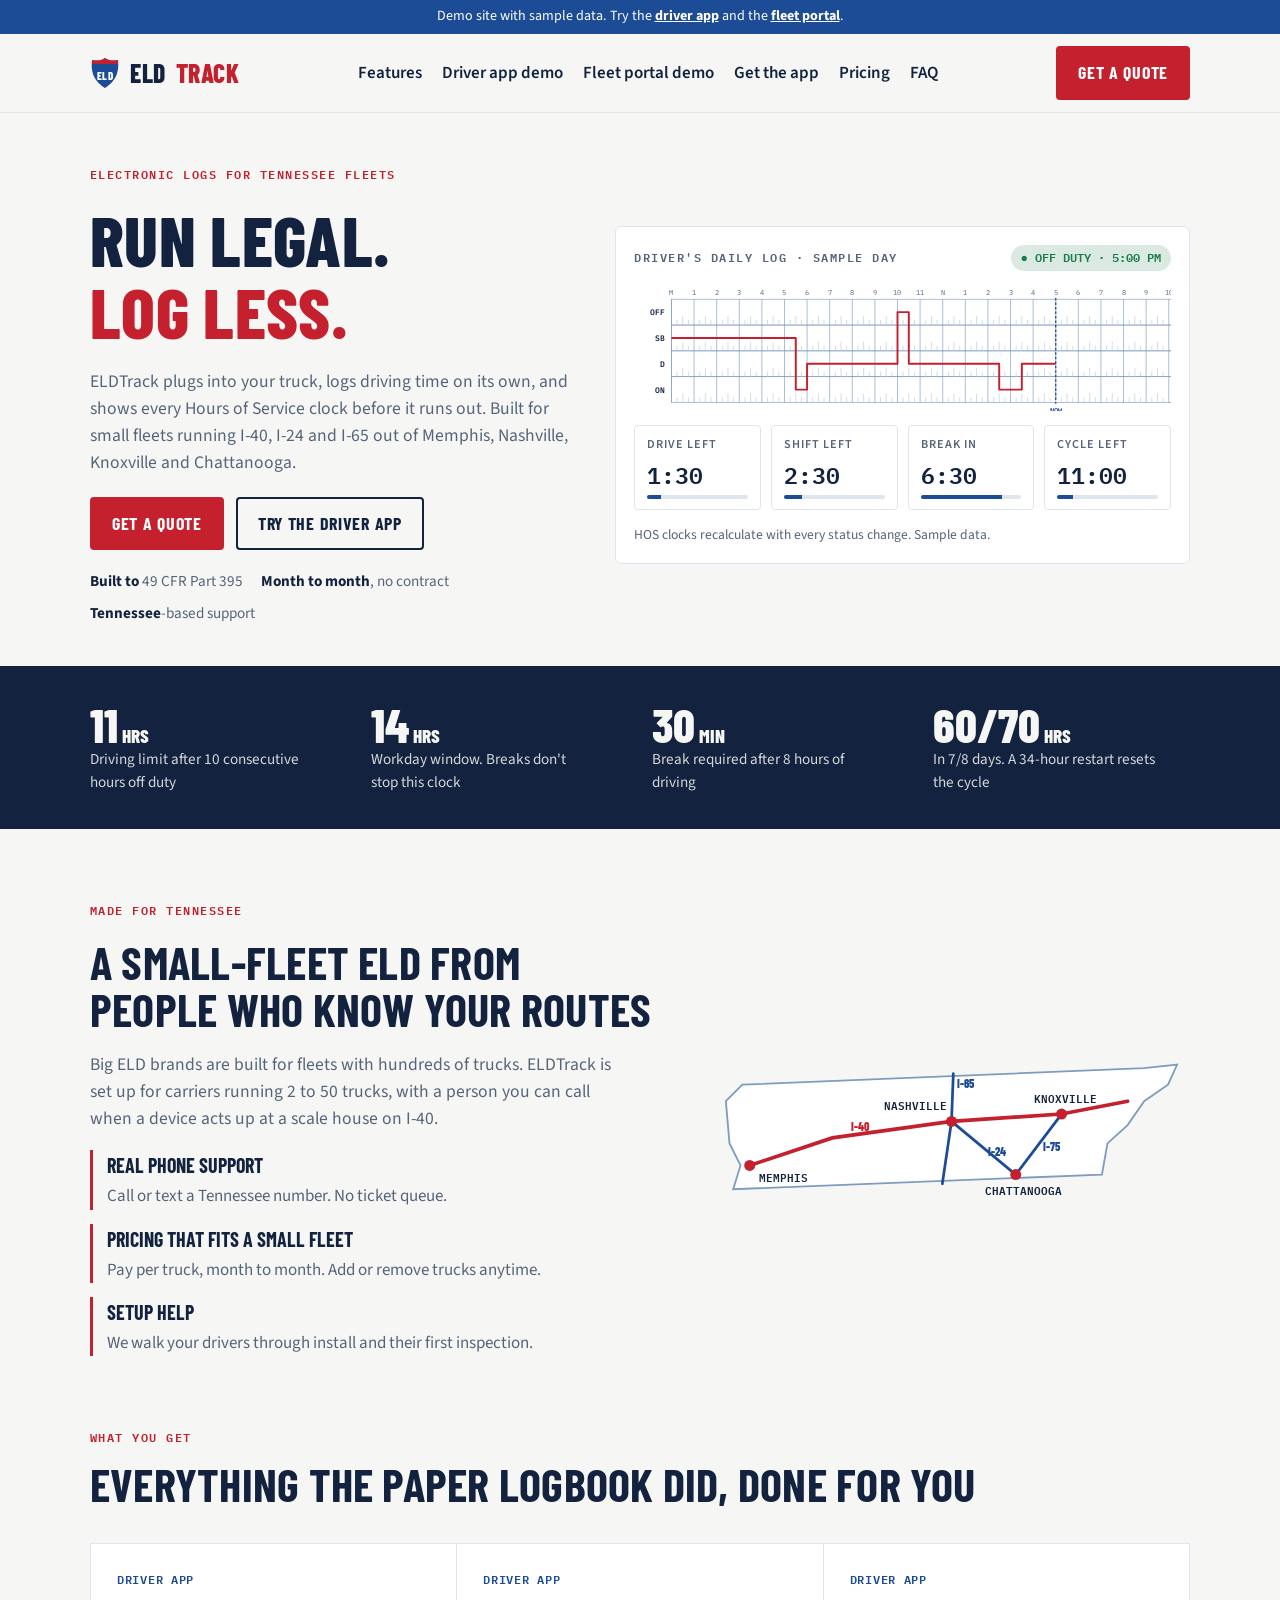
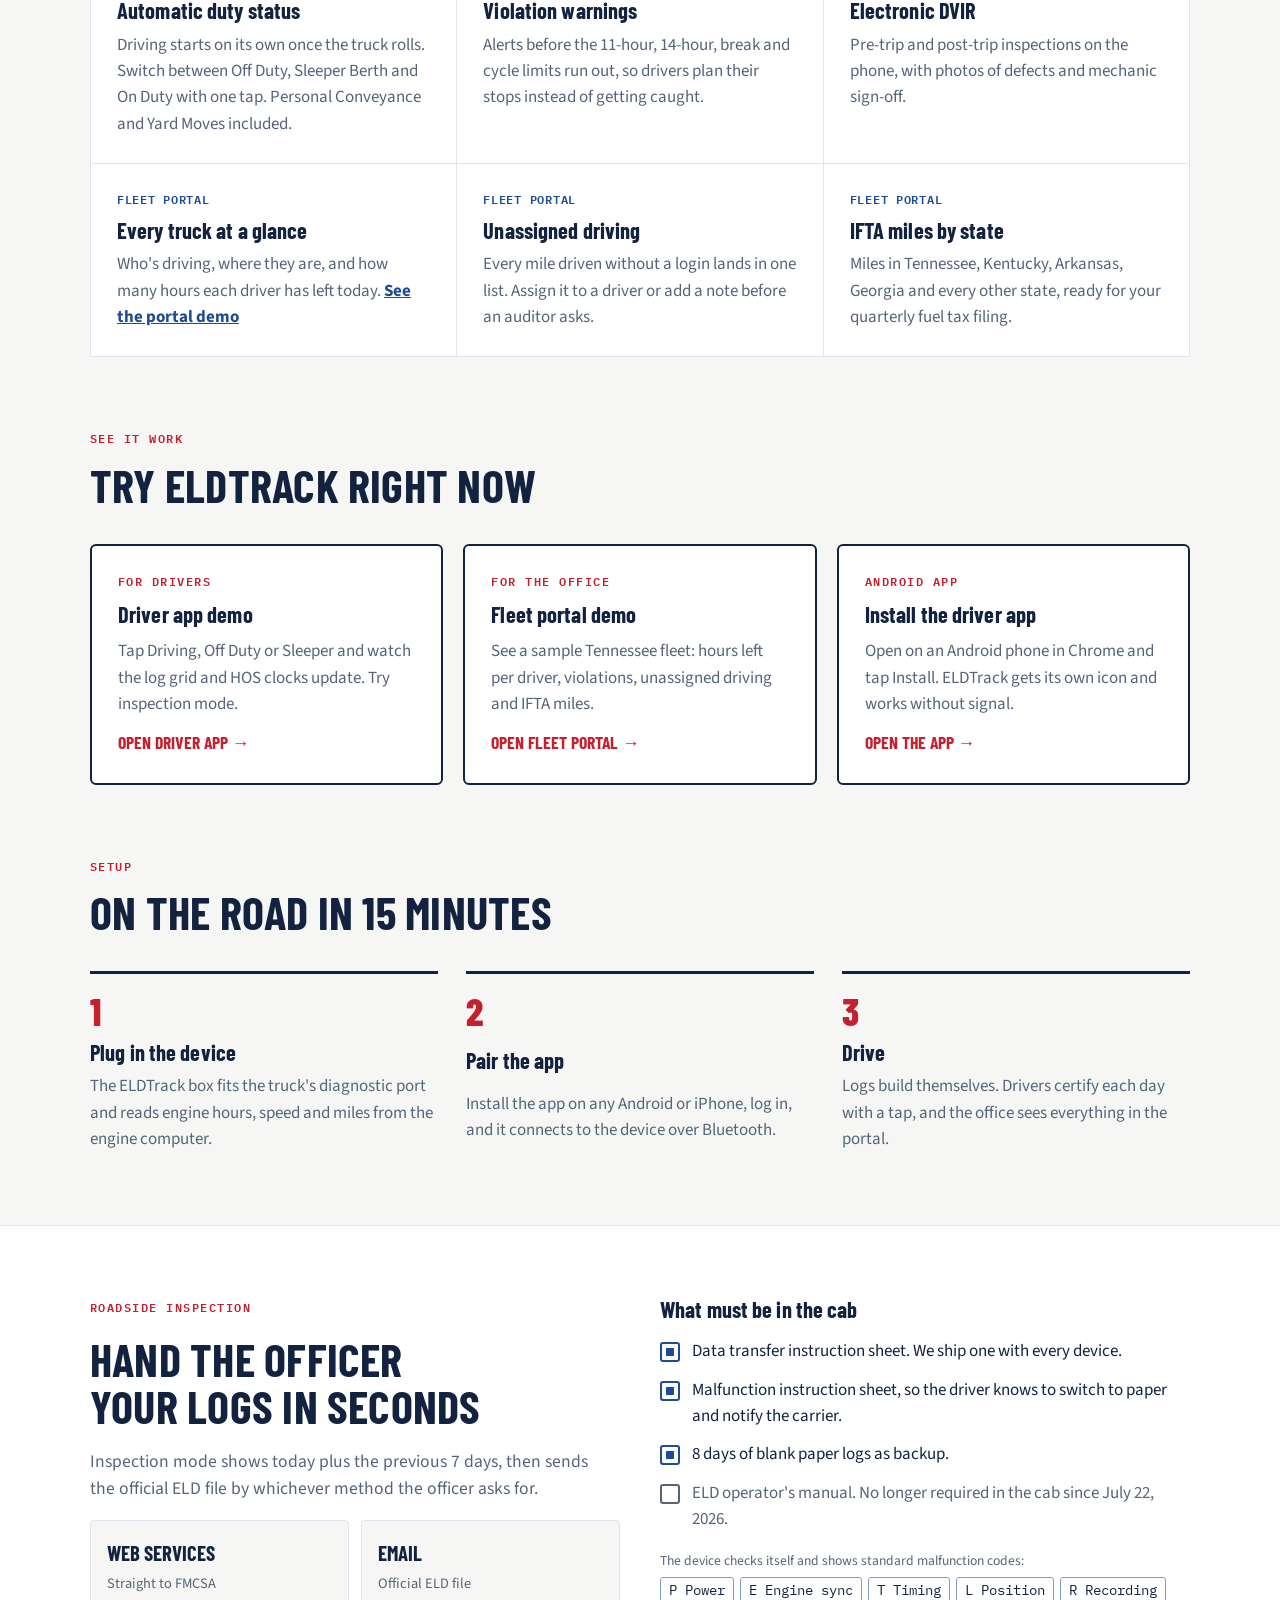
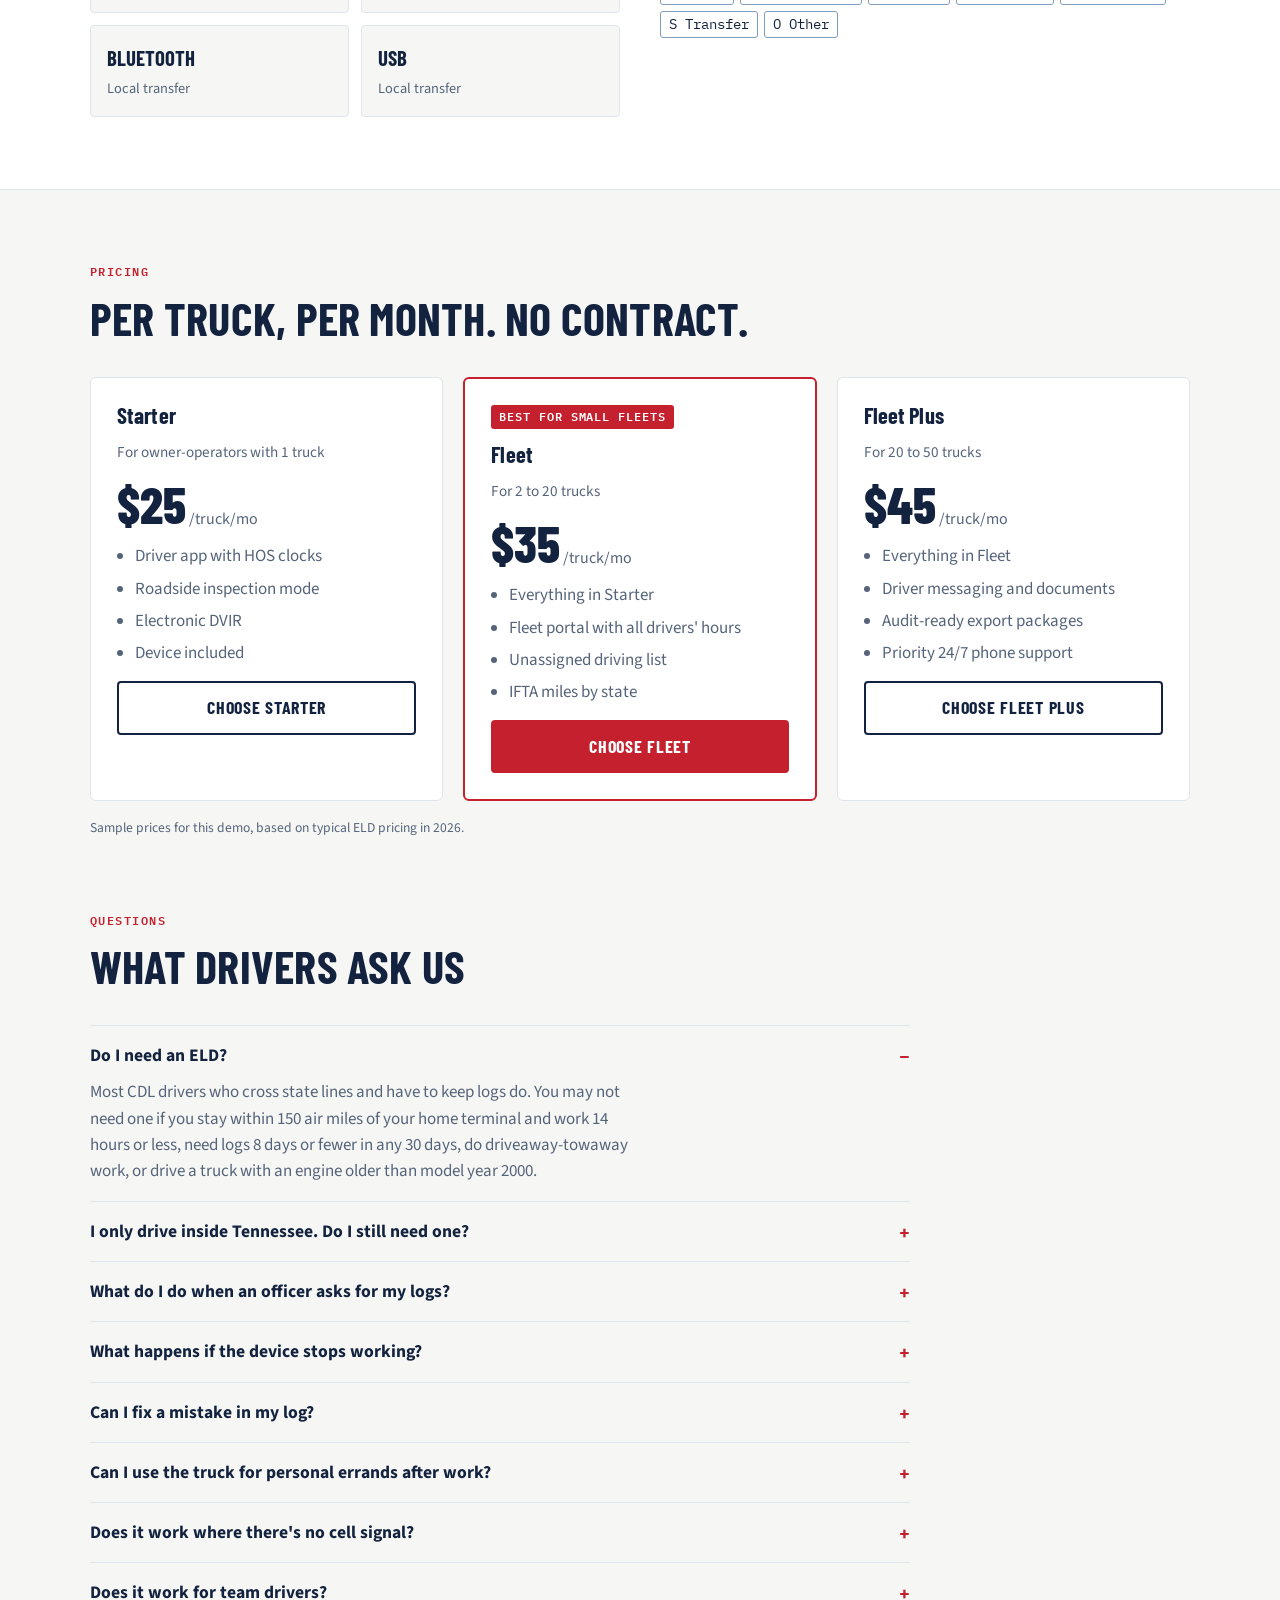
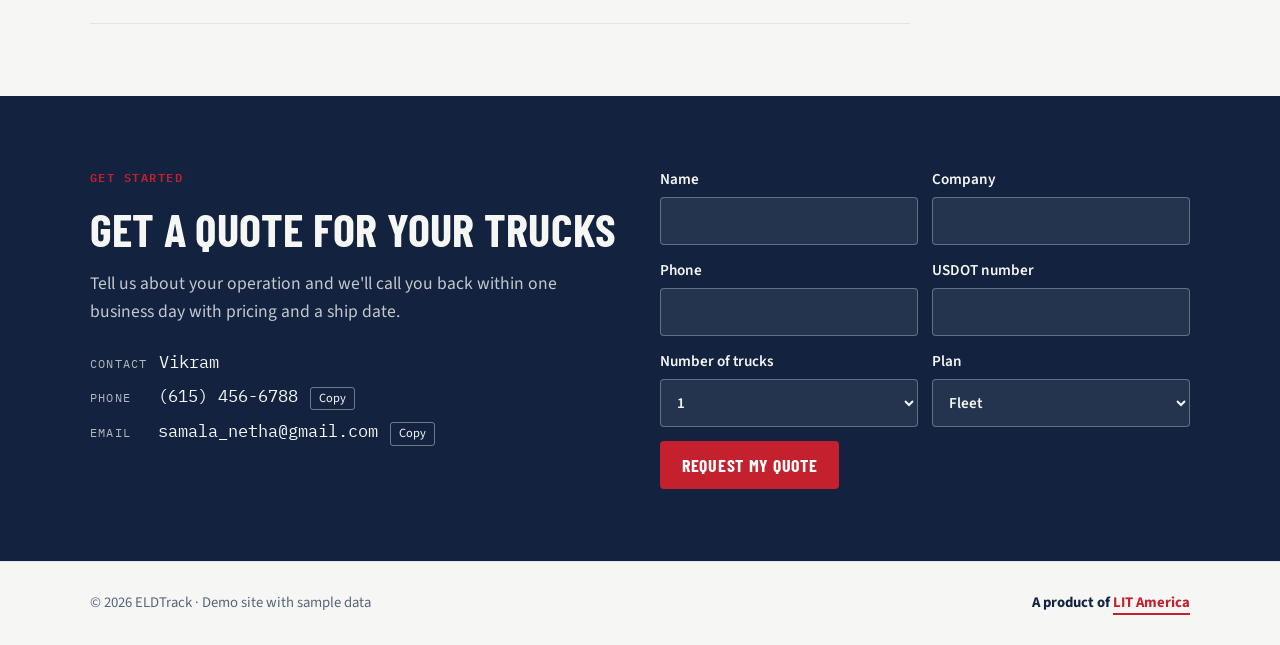
<file: index.html>
<!doctype html>
<html lang="en">
<head>
<meta charset="utf-8">
<meta name="viewport" content="width=device-width, initial-scale=1, viewport-fit=cover">
<title>ELDTrack</title>
<link rel="preconnect" href="https://fonts.googleapis.com">
<link rel="preconnect" href="https://fonts.gstatic.com" crossorigin>
<link rel="stylesheet" href="https://fonts.googleapis.com/css2?family=Barlow+Condensed:wght@600;700;800&family=Source+Sans+3:wght@400;600;700&family=IBM+Plex+Mono:wght@500;600&display=swap">
<link rel="stylesheet" href="styles.css">
<style>
section{padding-block:72px}
.sec-head{display:grid;gap:12px;margin-bottom:36px}
.hero{padding-block:52px 40px}
.hero-grid{display:grid;grid-template-columns:1fr;gap:36px}
@media (min-width:980px){.hero-grid{grid-template-columns:.92fr 1.08fr;align-items:center}}
.hero-copy{display:grid;gap:20px;align-content:start}
.hero-copy h1 span{color:var(--accent)}
.cta-row{display:flex;flex-wrap:wrap;gap:12px}
.trust{display:flex;flex-wrap:wrap;gap:8px 18px;color:var(--muted);font-size:.95rem}
.trust b{color:var(--ink)}
.logcard-head{display:flex;justify-content:space-between;align-items:baseline;flex-wrap:wrap;gap:8px}
.logcard-head .eyebrow{color:var(--muted)}

.rules{background:var(--ink);color:var(--paper);padding-block:34px}
.rules-grid{display:grid;grid-template-columns:repeat(4,1fr);gap:24px}
@media (max-width:760px){.rules-grid{grid-template-columns:repeat(2,1fr)}}
.rule .n{font-family:var(--f-display);font-weight:800;font-size:3rem;line-height:1}
.rule .n small{font-size:1.2rem;margin-left:4px}
.rule p{font-size:.95rem;opacity:.85;max-width:28ch}

.tn{display:grid;grid-template-columns:1.1fr .9fr;gap:40px;align-items:center}
@media (max-width:860px){.tn{grid-template-columns:1fr}}
.tn>*{min-width:0}
.tn-map svg{width:100%;height:auto;display:block}
.tn-points{display:grid;gap:14px;list-style:none;padding:0;margin:0}
.tn-points li{display:grid;gap:2px;padding-left:14px;border-left:3px solid var(--accent)}
.tn-points b{font-family:var(--f-display);font-size:1.25rem;text-transform:uppercase}
.tn-points span{color:var(--muted)}

.feat-grid{display:grid;grid-template-columns:repeat(3,1fr);gap:1px;background:var(--line);border:1px solid var(--line)}
@media (max-width:900px){.feat-grid{grid-template-columns:repeat(2,1fr)}}
@media (max-width:600px){.feat-grid{grid-template-columns:1fr}}
.feat{background:var(--panel);padding:26px;display:grid;gap:10px;align-content:start;min-width:0}
.feat .tag{font-family:var(--f-mono);font-size:.75rem;color:var(--shield);font-weight:600;letter-spacing:.06em}
.feat p{color:var(--muted)}
.feat a{font-weight:700}

.demos{display:grid;grid-template-columns:repeat(3,1fr);gap:20px}
@media (max-width:900px){.demos{grid-template-columns:1fr}}
.demo{border:2px solid var(--ink);border-radius:6px;padding:26px;display:grid;gap:12px;background:var(--panel);text-decoration:none;color:var(--ink)}
.demo:hover{border-color:var(--accent)}
.demo p{color:var(--muted)}
.demo .go{font-family:var(--f-display);font-weight:700;text-transform:uppercase;color:var(--accent);font-size:1.1rem}

.steps{display:grid;grid-template-columns:repeat(3,1fr);gap:28px}
@media (max-width:800px){.steps{grid-template-columns:1fr}}
.step{display:grid;gap:10px;padding-top:18px;border-top:3px solid var(--ink)}
.step .no{font-family:var(--f-display);font-weight:800;font-size:2.4rem;color:var(--accent);line-height:1}
.step p{color:var(--muted)}

.inspect{background:var(--panel);border-block:1px solid var(--line)}
.split{display:grid;grid-template-columns:1fr 1fr;gap:40px;align-items:start}
@media (max-width:860px){.split{grid-template-columns:1fr}}
.split>*{min-width:0}
.stack{display:grid;gap:18px}
.methods{display:grid;grid-template-columns:1fr 1fr;gap:12px}
.method{border:1px solid var(--line);border-radius:4px;padding:16px;display:grid;gap:4px;background:var(--paper)}
.method b{font-family:var(--f-display);font-size:1.3rem;text-transform:uppercase}
.method span{font-size:.9rem;color:var(--muted)}
.checklist{list-style:none;padding:0;margin:0;display:grid;gap:12px}
.checklist li{display:grid;grid-template-columns:22px 1fr;gap:10px}
.checklist li::before{content:"";width:16px;height:16px;margin-top:4px;border:2px solid var(--shield);border-radius:3px;background:linear-gradient(var(--shield),var(--shield)) center/8px 8px no-repeat}
.checklist li.off::before{background:none;border-color:var(--muted)}
.checklist li.off{color:var(--muted)}
.codes{font-family:var(--f-mono);font-size:.85rem;display:flex;flex-wrap:wrap;gap:6px;margin-top:6px}
.codes span{border:1px solid var(--grid-strong);padding:2px 8px;border-radius:3px}

.plans{display:grid;grid-template-columns:repeat(3,1fr);gap:20px}
@media (max-width:900px){.plans{grid-template-columns:1fr}}
.plan{border:1px solid var(--line);background:var(--panel);border-radius:6px;padding:26px;display:grid;gap:14px;align-content:start}
.plan.pick{border:2px solid var(--accent)}
.plan .who{color:var(--muted);font-size:.95rem}
.plan .price{font-family:var(--f-display);font-weight:800;font-size:3.2rem;line-height:1}
.plan .price small{font-family:var(--f-body);font-size:1rem;font-weight:400;color:var(--muted)}
.plan ul{margin:0;padding-left:18px;display:grid;gap:6px;color:var(--muted)}
.badge{justify-self:start;font-family:var(--f-mono);font-size:.72rem;font-weight:600;letter-spacing:.08em;text-transform:uppercase;background:var(--accent);color:var(--on-accent);padding:3px 8px;border-radius:3px}
.fine{font-size:.85rem;color:var(--muted);margin-top:16px}

.faq{display:grid;border-top:1px solid var(--line);max-width:820px}
details{border-bottom:1px solid var(--line);padding-block:16px}
summary{cursor:pointer;font-weight:700;font-size:1.1rem;list-style:none;display:flex;justify-content:space-between;gap:16px}
summary::-webkit-details-marker{display:none}
summary::after{content:"+";font-family:var(--f-mono);color:var(--accent)}
details[open] summary::after{content:"−"}
details p{margin-top:10px;color:var(--muted);max-width:68ch}

.quote{background:var(--ink);color:var(--paper)}
.quote .lede{color:color-mix(in srgb,var(--paper) 78%,transparent)}
.contact{display:grid;gap:8px;margin-top:6px}
.contact div{display:flex;flex-wrap:wrap;gap:6px 12px;align-items:baseline}
.contact .k{font-family:var(--f-mono);font-size:.75rem;letter-spacing:.1em;text-transform:uppercase;opacity:.7;min-width:56px}
.contact .v{font-family:var(--f-mono);font-size:1.05rem;user-select:all}
.copy{font:inherit;font-size:.78rem;background:transparent;color:var(--paper);border:1px solid color-mix(in srgb,var(--paper) 40%,transparent);border-radius:3px;padding:1px 8px;cursor:pointer}
form{display:grid;grid-template-columns:1fr 1fr;gap:14px}
@media (max-width:600px){form{grid-template-columns:1fr}}
form .full{grid-column:1/-1}
label{display:grid;gap:6px;font-weight:600;font-size:.95rem}
.quote input,.quote select{font:inherit;padding:11px 12px;border-radius:4px;border:1px solid color-mix(in srgb,var(--paper) 30%,transparent);background:color-mix(in srgb,var(--paper) 8%,transparent);color:var(--paper)}
.quote select option{color:#13233f;background:#fff}
.done{grid-column:1/-1;border:1px solid var(--ok);padding:14px;border-radius:4px}
</style>
</head>
<body>

<div class="demo-banner">Demo site with sample data. Try the <a href="driver.html">driver app</a> and the <a href="portal.html">fleet portal</a>.</div>
<header class="top">
  <div class="wrap nav">
    <a class="brand" href="index.html">
      <svg class="shield" viewBox="0 0 30 32" aria-hidden="true"><path d="M2 3c4 1 9 1 13-2 4 3 9 3 13 2 1 9 0 20-13 28C2 23 1 12 2 3z" fill="var(--shield)"/><path d="M2.2 3c4 1 9 1 12.8-2 3.8 3 8.8 3 12.8 2l.1 4H2.1z" fill="var(--accent)"/><text x="15" y="23" text-anchor="middle" font-family="Barlow Condensed,Arial Narrow,sans-serif" font-weight="800" font-size="11" fill="#fff">ELD</text></svg>
      ELD<b>Track</b>
    </a>
    <ul>
      <li><a href="#features">Features</a></li>
      <li><a href="driver.html">Driver app demo</a></li>
      <li><a href="portal.html">Fleet portal demo</a></li>
      <li><a href="app.html">Get the app</a></li>
      <li><a href="#pricing">Pricing</a></li>
      <li><a href="#faq">FAQ</a></li>
    </ul>
    <a class="btn" href="#quote">Get a quote</a>
  </div>
  <div class="wrap demo-tabs">
    <a href="index.html" aria-current="page">Home</a><a href="driver.html">Driver app</a><a href="portal.html">Fleet portal</a><a href="app.html">Get the app</a><a href="#pricing">Pricing</a>
  </div>
</header>

<main>
  <section class="hero">
    <div class="wrap hero-grid">
      <div class="hero-copy">
        <span class="eyebrow">Electronic logs for Tennessee fleets</span>
        <h1>Run legal. <span>Log less.</span></h1>
        <p class="lede">ELDTrack plugs into your truck, logs driving time on its own, and shows every Hours of Service clock before it runs out. Built for small fleets running I-40, I-24 and I-65 out of Memphis, Nashville, Knoxville and Chattanooga.</p>
        <div class="cta-row">
          <a class="btn" href="#quote">Get a quote</a>
          <a class="btn ghost" href="driver.html">Try the driver app</a>
        </div>
        <div class="trust">
          <span><b>Built to</b> 49 CFR Part 395</span>
          <span><b>Month to month</b>, no contract</span>
          <span><b>Tennessee</b>-based support</span>
        </div>
      </div>
      <div class="logcard" aria-label="Sample driver log">
        <div class="logcard-head">
          <span class="eyebrow">Driver's daily log · sample day</span>
          <span class="pill ok">● OFF DUTY · 5:00 PM</span>
        </div>
        <div class="gridwrap"><svg id="logsvg" viewBox="0 0 960 196" role="img" aria-label="24-hour duty status graph for a sample day"></svg></div>
        <div class="clocks" id="clocks"></div>
        <p class="caption">HOS clocks recalculate with every status change. Sample data.</p>
      </div>
    </div>
  </section>

  <div class="rules">
    <div class="wrap rules-grid">
      <div class="rule"><div class="n">11<small>HRS</small></div><p>Driving limit after 10 consecutive hours off duty</p></div>
      <div class="rule"><div class="n">14<small>HRS</small></div><p>Workday window. Breaks don't stop this clock</p></div>
      <div class="rule"><div class="n">30<small>MIN</small></div><p>Break required after 8 hours of driving</p></div>
      <div class="rule"><div class="n">60/70<small>HRS</small></div><p>In 7/8 days. A 34-hour restart resets the cycle</p></div>
    </div>
  </div>

  <section>
    <div class="wrap tn">
      <div class="stack">
        <span class="eyebrow">Made for Tennessee</span>
        <h2>A small-fleet ELD from people who know your routes</h2>
        <p class="lede">Big ELD brands are built for fleets with hundreds of trucks. ELDTrack is set up for carriers running 2 to 50 trucks, with a person you can call when a device acts up at a scale house on I-40.</p>
        <ul class="tn-points">
          <li><b>Real phone support</b><span>Call or text a Tennessee number. No ticket queue.</span></li>
          <li><b>Pricing that fits a small fleet</b><span>Pay per truck, month to month. Add or remove trucks anytime.</span></li>
          <li><b>Setup help</b><span>We walk your drivers through install and their first inspection.</span></li>
        </ul>
      </div>
      <div class="tn-map" aria-label="Tennessee interstate map, simplified">
        <svg viewBox="0 0 520 200" role="img" aria-label="Simplified Tennessee map with Memphis, Nashville, Knoxville and Chattanooga on the interstates">
          <path d="M14 70 L32 52 L470 34 L506 30 L496 52 L470 70 L452 96 L430 116 L424 150 L22 166 L30 140 L18 116 Z" fill="var(--panel)" stroke="var(--grid-strong)" stroke-width="2"/>
          <path d="M40 140 L130 110 L260 92 L380 84 L452 70" fill="none" stroke="var(--accent)" stroke-width="4" stroke-linecap="round"/>
          <path d="M260 92 L330 150" fill="none" stroke="var(--shield)" stroke-width="3" stroke-linecap="round"/>
          <path d="M260 92 L262 40 M260 92 L250 160" fill="none" stroke="var(--shield)" stroke-width="3" stroke-linecap="round" stroke-dasharray="1 0"/>
          <path d="M380 84 L330 150" fill="none" stroke="var(--shield)" stroke-width="3" stroke-linecap="round"/>
          <g font-family="IBM Plex Mono,monospace" font-size="12" font-weight="600" fill="var(--ink)">
            <circle cx="40" cy="140" r="6" fill="var(--accent)"/><text x="50" y="158">MEMPHIS</text>
            <circle cx="260" cy="92" r="6" fill="var(--accent)"/><text x="186" y="80">NASHVILLE</text>
            <circle cx="380" cy="84" r="6" fill="var(--accent)"/><text x="350" y="72">KNOXVILLE</text>
            <circle cx="330" cy="150" r="6" fill="var(--accent)"/><text x="296" y="172">CHATTANOOGA</text>
          </g>
          <g font-family="Barlow Condensed,Arial Narrow,sans-serif" font-weight="800" font-size="13" fill="var(--accent)"><text x="150" y="102">I-40</text><text x="300" y="130" fill="var(--shield)">I-24</text><text x="266" y="56" fill="var(--shield)">I-65</text><text x="360" y="124" fill="var(--shield)">I-75</text></g>
        </svg>
      </div>
    </div>
  </section>

  <section id="features" style="padding-top:0">
    <div class="wrap">
      <div class="sec-head">
        <span class="eyebrow">What you get</span>
        <h2>Everything the paper logbook did, done for you</h2>
      </div>
      <div class="feat-grid">
        <div class="feat"><span class="tag">DRIVER APP</span><h3>Automatic duty status</h3><p>Driving starts on its own once the truck rolls. Switch between Off Duty, Sleeper Berth and On Duty with one tap. Personal Conveyance and Yard Moves included.</p></div>
        <div class="feat"><span class="tag">DRIVER APP</span><h3>Violation warnings</h3><p>Alerts before the 11-hour, 14-hour, break and cycle limits run out, so drivers plan their stops instead of getting caught.</p></div>
        <div class="feat"><span class="tag">DRIVER APP</span><h3>Electronic DVIR</h3><p>Pre-trip and post-trip inspections on the phone, with photos of defects and mechanic sign-off.</p></div>
        <div class="feat"><span class="tag">FLEET PORTAL</span><h3>Every truck at a glance</h3><p>Who's driving, where they are, and how many hours each driver has left today. <a href="portal.html">See the portal demo</a></p></div>
        <div class="feat"><span class="tag">FLEET PORTAL</span><h3>Unassigned driving</h3><p>Every mile driven without a login lands in one list. Assign it to a driver or add a note before an auditor asks.</p></div>
        <div class="feat"><span class="tag">FLEET PORTAL</span><h3>IFTA miles by state</h3><p>Miles in Tennessee, Kentucky, Arkansas, Georgia and every other state, ready for your quarterly fuel tax filing.</p></div>
      </div>
    </div>
  </section>

  <section style="padding-top:0">
    <div class="wrap">
      <div class="sec-head">
        <span class="eyebrow">See it work</span>
        <h2>Try ELDTrack right now</h2>
      </div>
      <div class="demos">
        <a class="demo" href="driver.html"><span class="eyebrow">For drivers</span><h3>Driver app demo</h3><p>Tap Driving, Off Duty or Sleeper and watch the log grid and HOS clocks update. Try inspection mode.</p><span class="go">Open driver app →</span></a>
        <a class="demo" href="portal.html"><span class="eyebrow">For the office</span><h3>Fleet portal demo</h3><p>See a sample Tennessee fleet: hours left per driver, violations, unassigned driving and IFTA miles.</p><span class="go">Open fleet portal →</span></a>
        <a class="demo" href="app.html"><span class="eyebrow">Android app</span><h3>Install the driver app</h3><p>Open on an Android phone in Chrome and tap Install. ELDTrack gets its own icon and works without signal.</p><span class="go">Open the app →</span></a>
      </div>
    </div>
  </section>

  <section style="padding-top:0">
    <div class="wrap">
      <div class="sec-head">
        <span class="eyebrow">Setup</span>
        <h2>On the road in 15 minutes</h2>
      </div>
      <div class="steps">
        <div class="step"><span class="no">1</span><h3>Plug in the device</h3><p>The ELDTrack box fits the truck's diagnostic port and reads engine hours, speed and miles from the engine computer.</p></div>
        <div class="step"><span class="no">2</span><h3>Pair the app</h3><p>Install the app on any Android or iPhone, log in, and it connects to the device over Bluetooth.</p></div>
        <div class="step"><span class="no">3</span><h3>Drive</h3><p>Logs build themselves. Drivers certify each day with a tap, and the office sees everything in the portal.</p></div>
      </div>
    </div>
  </section>

  <section class="inspect" id="inspection">
    <div class="wrap split">
      <div class="stack">
        <span class="eyebrow">Roadside inspection</span>
        <h2>Hand the officer your logs in seconds</h2>
        <p class="lede">Inspection mode shows today plus the previous 7 days, then sends the official ELD file by whichever method the officer asks for.</p>
        <div class="methods">
          <div class="method"><b>Web services</b><span>Straight to FMCSA</span></div>
          <div class="method"><b>Email</b><span>Official ELD file</span></div>
          <div class="method"><b>Bluetooth</b><span>Local transfer</span></div>
          <div class="method"><b>USB</b><span>Local transfer</span></div>
        </div>
      </div>
      <div class="stack">
        <h3>What must be in the cab</h3>
        <ul class="checklist">
          <li>Data transfer instruction sheet. We ship one with every device.</li>
          <li>Malfunction instruction sheet, so the driver knows to switch to paper and notify the carrier.</li>
          <li>8 days of blank paper logs as backup.</li>
          <li class="off">ELD operator's manual. No longer required in the cab since July 22, 2026.</li>
        </ul>
        <div>
          <p class="caption">The device checks itself and shows standard malfunction codes:</p>
          <div class="codes"><span>P Power</span><span>E Engine sync</span><span>T Timing</span><span>L Position</span><span>R Recording</span><span>S Transfer</span><span>O Other</span></div>
        </div>
      </div>
    </div>
  </section>

  <section id="pricing">
    <div class="wrap">
      <div class="sec-head">
        <span class="eyebrow">Pricing</span>
        <h2>Per truck, per month. No contract.</h2>
      </div>
      <div class="plans">
        <div class="plan">
          <h3>Starter</h3>
          <p class="who">For owner-operators with 1 truck</p>
          <div class="price">$25<small> /truck/mo</small></div>
          <ul><li>Driver app with HOS clocks</li><li>Roadside inspection mode</li><li>Electronic DVIR</li><li>Device included</li></ul>
          <a class="btn ghost" href="#quote" data-plan="Starter">Choose Starter</a>
        </div>
        <div class="plan pick">
          <span class="badge">Best for small fleets</span>
          <h3>Fleet</h3>
          <p class="who">For 2 to 20 trucks</p>
          <div class="price">$35<small> /truck/mo</small></div>
          <ul><li>Everything in Starter</li><li>Fleet portal with all drivers' hours</li><li>Unassigned driving list</li><li>IFTA miles by state</li></ul>
          <a class="btn" href="#quote" data-plan="Fleet">Choose Fleet</a>
        </div>
        <div class="plan">
          <h3>Fleet Plus</h3>
          <p class="who">For 20 to 50 trucks</p>
          <div class="price">$45<small> /truck/mo</small></div>
          <ul><li>Everything in Fleet</li><li>Driver messaging and documents</li><li>Audit-ready export packages</li><li>Priority 24/7 phone support</li></ul>
          <a class="btn ghost" href="#quote" data-plan="Fleet Plus">Choose Fleet Plus</a>
        </div>
      </div>
      <p class="fine">Sample prices for this demo, based on typical ELD pricing in 2026.</p>
    </div>
  </section>

  <section id="faq" style="padding-top:0">
    <div class="wrap">
      <div class="sec-head">
        <span class="eyebrow">Questions</span>
        <h2>What drivers ask us</h2>
      </div>
      <div class="faq">
        <details open><summary>Do I need an ELD?</summary><p>Most CDL drivers who cross state lines and have to keep logs do. You may not need one if you stay within 150 air miles of your home terminal and work 14 hours or less, need logs 8 days or fewer in any 30 days, do driveaway-towaway work, or drive a truck with an engine older than model year 2000.</p></details>
        <details><summary>I only drive inside Tennessee. Do I still need one?</summary><p>Rules for carriers that never leave the state are set by the state and can differ from the federal ones. Call us with your situation and we'll help you work out what applies to you.</p></details>
        <details><summary>What do I do when an officer asks for my logs?</summary><p>Tap Inspection Mode. The officer sees today and the last 7 days on your screen, and you can send the official file by web services, email, Bluetooth or USB, whichever they ask for.</p></details>
        <details><summary>What happens if the device stops working?</summary><p>The app shows a malfunction code. Switch to paper logs, tell your carrier, and the device has to be fixed or replaced within 8 days. We ship a replacement the next business day.</p></details>
        <details><summary>Can I fix a mistake in my log?</summary><p>Yes. You can edit your status and add a note explaining why. Driving time recorded by the engine can't be deleted, and the original record is always kept. If the office suggests an edit, you approve or reject it.</p></details>
        <details><summary>Can I use the truck for personal errands after work?</summary><p>Yes. Set your status to Personal Conveyance before you drive. That time isn't counted as driving, as long as you're truly off duty and not moving a load.</p></details>
        <details><summary>Does it work where there's no cell signal?</summary><p>Yes. The device keeps recording with no signal. Logs sync to the office as soon as the phone reconnects.</p></details>
        <details><summary>Does it work for team drivers?</summary><p>Yes. Both drivers log in on the same device and each keeps a separate log. Switching the active driver takes one tap.</p></details>
      </div>
    </div>
  </section>

  <section class="quote" id="quote">
    <div class="wrap split">
      <div class="stack">
        <span class="eyebrow">Get started</span>
        <h2>Get a quote for your trucks</h2>
        <p class="lede">Tell us about your operation and we'll call you back within one business day with pricing and a ship date.</p>
        <div class="contact">
          <div><span class="k">Contact</span><span class="v">Vikram</span></div>
          <div><span class="k">Phone</span><span class="v" id="c-phone">(615) 456-6788</span><button class="copy" type="button" data-copy="c-phone">Copy</button></div>
          <div><span class="k">Email</span><span class="v" id="c-email">samala_netha@gmail.com</span><button class="copy" type="button" data-copy="c-email">Copy</button></div>
        </div>
      </div>
      <form id="qform" novalidate>
        <label>Name<input id="q-name" name="name" autocomplete="name"></label>
        <label>Company<input id="q-co" name="company" autocomplete="organization"></label>
        <label>Phone<input id="q-phone" name="phone" type="tel" autocomplete="tel"></label>
        <label>USDOT number<input id="q-dot" name="dot" inputmode="numeric"></label>
        <label>Number of trucks
          <select id="q-trucks" name="trucks"><option>1</option><option>2–5</option><option>6–20</option><option>21–50</option></select>
        </label>
        <label>Plan
          <select id="q-plan" name="plan"><option>Starter</option><option selected>Fleet</option><option>Fleet Plus</option></select>
        </label>
        <div class="full"><button class="btn" type="submit">Request my quote</button></div>
        <p class="done full" id="qdone" hidden></p>
      </form>
    </div>
  </section>
</main>

<footer>
  <div class="wrap foot">
    <span>© 2026 ELDTrack · Demo site with sample data</span>
    <span class="lit">A product of <a href="https://www.litamerica.net" target="_blank" rel="noopener">LIT America</a></span>
  </div>
</footer>

<script src="hos.js"></script>
<script>
(function(){
  var day=[{s:0,e:5.5,row:1},{s:5.5,e:6,row:3},{s:6,e:10,row:2},{s:10,e:10.5,row:0},{s:10.5,e:14.5,row:2},{s:14.5,e:15.5,row:3},{s:15.5,e:17,row:2},{s:17,e:null,row:0}];
  var res=ELDTrack.drawGrid(document.getElementById("logsvg"),day,17,{animate:true,priorCycle:48});
  ELDTrack.renderClocks(document.getElementById("clocks"),res);

  document.querySelectorAll("[data-plan]").forEach(function(a){a.addEventListener("click",function(){document.getElementById("q-plan").value=a.getAttribute("data-plan");});});

  document.querySelectorAll(".copy").forEach(function(b){b.addEventListener("click",function(){
    var el=document.getElementById(b.getAttribute("data-copy")),t=el.textContent;
    function sel(){var r=document.createRange();r.selectNodeContents(el);var s=getSelection();s.removeAllRanges();s.addRange(r);}
    try{navigator.clipboard.writeText(t).then(function(){b.textContent="Copied";setTimeout(function(){b.textContent="Copy";},1500);},sel);}catch(e){sel();}
  });});

  var f=document.getElementById("qform"),done=document.getElementById("qdone");
  f.addEventListener("submit",function(e){e.preventDefault();
    var n=document.getElementById("q-name").value.trim(),p=document.getElementById("q-phone").value.trim();
    done.hidden=false;
    if(!n||!p){done.style.borderColor="var(--warn)";done.textContent="Add your name and phone number so we can call you back.";return;}
    done.style.borderColor="var(--ok)";
    done.textContent="Thanks, "+n+". Your quote request for "+document.getElementById("q-trucks").value+" truck(s) on the "+document.getElementById("q-plan").value+" plan is ready. This is a demo form, so nothing was sent.";
  });
})();
</script>
</body>
</html>
</file>
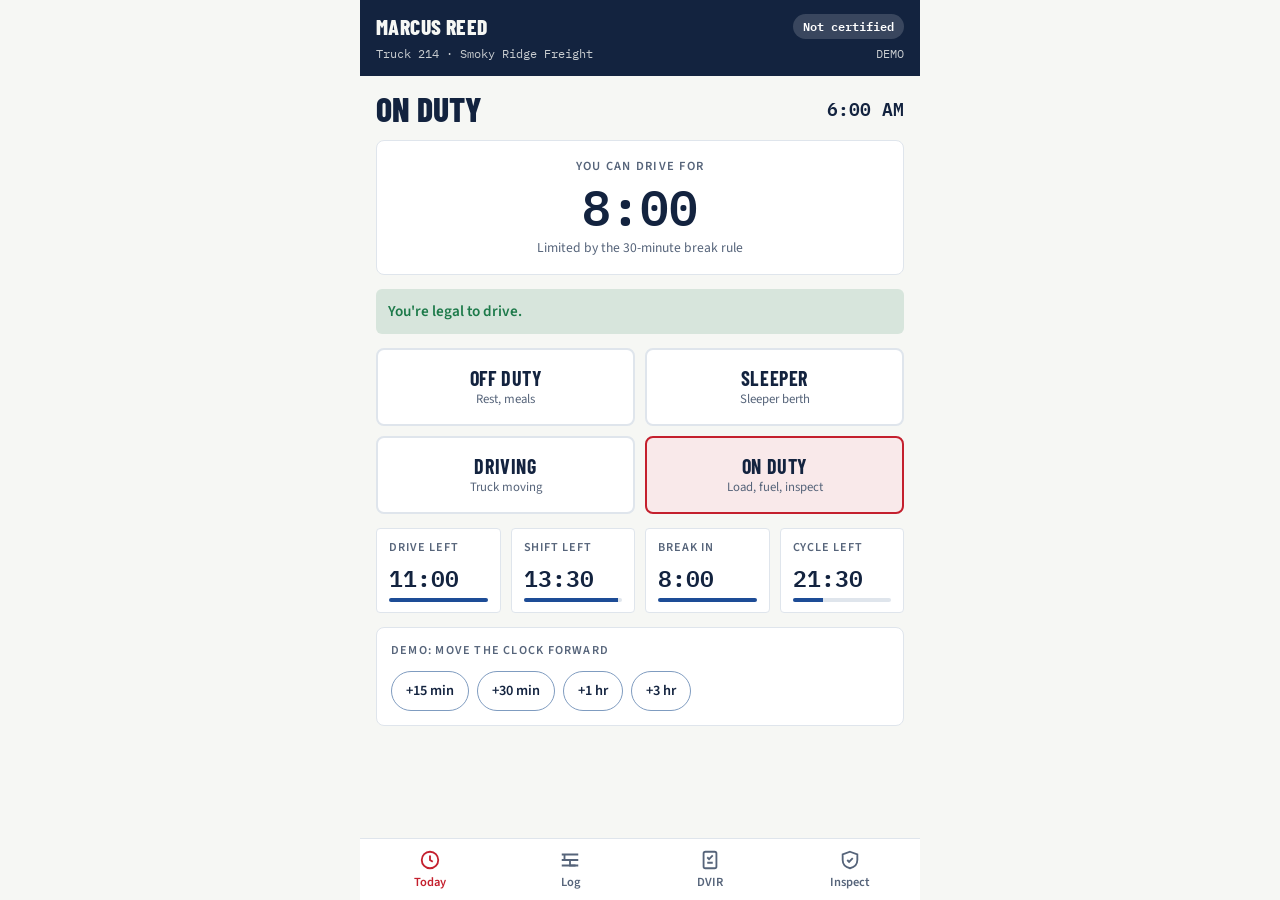
<file: app.html>
<!doctype html>
<html lang="en">
<head>
<meta charset="utf-8">
<meta name="viewport" content="width=device-width, initial-scale=1, viewport-fit=cover">
<title>ELDTrack Driver</title>
<meta name="theme-color" content="#13233f">
<meta name="description" content="ELDTrack driver app demo. A product of LIT America.">
<link rel="manifest" href="manifest.webmanifest">
<link rel="icon" href="icons/icon-192.png" type="image/png">
<link rel="apple-touch-icon" href="icons/apple-touch-icon.png">
<link rel="preconnect" href="https://fonts.googleapis.com">
<link rel="preconnect" href="https://fonts.gstatic.com" crossorigin>
<link rel="stylesheet" href="https://fonts.googleapis.com/css2?family=Barlow+Condensed:wght@600;700;800&family=Source+Sans+3:wght@400;600;700&family=IBM+Plex+Mono:wght@500;600&display=swap">
<link rel="stylesheet" href="styles.css">
<style>
html,body{height:100%}
body{overscroll-behavior:none}
.app{display:flex;flex-direction:column;height:100%;max-width:560px;margin:0 auto;background:var(--paper)}
.appbar{background:var(--ink);color:var(--paper);padding:calc(env(safe-area-inset-top,0px) + 10px) 16px 12px;display:grid;gap:2px}
.appbar .row{display:flex;justify-content:space-between;align-items:center;gap:10px}
.appbar .who{font-family:var(--f-display);font-weight:800;font-size:1.35rem;text-transform:uppercase;letter-spacing:.02em}
.appbar .pill.info{background:rgba(255,255,255,.16);color:#fff}
.appbar .meta{font-family:var(--f-mono);font-size:.75rem;opacity:.8}
.install{font:inherit;font-size:.82rem;font-weight:700;padding:5px 12px;border-radius:99px;border:1px solid var(--paper);background:transparent;color:var(--paper);cursor:pointer}
.view{flex:1;overflow-y:auto;-webkit-overflow-scrolling:touch;padding:16px;display:grid;gap:14px;align-content:start}
nav.tabs{display:grid;grid-template-columns:repeat(4,1fr);background:var(--panel);border-top:1px solid var(--line);padding-bottom:env(safe-area-inset-bottom,0px)}
nav.tabs button{font:inherit;background:none;border:0;color:var(--muted);padding:10px 4px 8px;display:grid;justify-items:center;gap:2px;font-size:.78rem;font-weight:600;cursor:pointer}
nav.tabs svg{width:22px;height:22px}
nav.tabs button[aria-selected="true"]{color:var(--accent)}

.now{display:flex;justify-content:space-between;align-items:center;gap:10px;flex-wrap:wrap}
.now .status{font-family:var(--f-display);font-weight:800;font-size:2.1rem;text-transform:uppercase;line-height:1}
.now .time{font-family:var(--f-mono);font-size:1.1rem;font-weight:600}
.big{background:var(--panel);border:1px solid var(--line);border-radius:8px;padding:16px;display:grid;gap:4px;text-align:center}
.big .k{font-size:.78rem;text-transform:uppercase;letter-spacing:.1em;color:var(--muted);font-weight:600}
.big .v{font-family:var(--f-mono);font-size:3rem;font-weight:600;line-height:1.1;font-variant-numeric:tabular-nums}
.big.low .v{color:var(--warn)} .big.out .v{color:var(--bad)}
.alert{border-radius:6px;padding:11px 12px;font-weight:600;font-size:.95rem}
.alert.warn{background:color-mix(in srgb,var(--warn) 16%,transparent);color:var(--warn)}
.alert.bad{background:color-mix(in srgb,var(--bad) 14%,transparent);color:var(--bad)}
.alert.ok{background:color-mix(in srgb,var(--ok) 14%,transparent);color:var(--ok)}
.statuses{display:grid;grid-template-columns:1fr 1fr;gap:10px}
.st{font-family:var(--f-display);font-weight:700;font-size:1.25rem;text-transform:uppercase;letter-spacing:.03em;padding:16px 8px;border-radius:8px;border:2px solid var(--line);background:var(--panel);color:var(--ink);cursor:pointer;display:grid;text-align:center}
.st small{font-family:var(--f-body);font-weight:400;text-transform:none;letter-spacing:0;font-size:.8rem;color:var(--muted)}
.st[aria-pressed="true"]{border-color:var(--accent);background:color-mix(in srgb,var(--accent) 10%,var(--panel))}
.card{background:var(--panel);border:1px solid var(--line);border-radius:8px;padding:14px;display:grid;gap:10px;min-width:0}
.card h3{font-size:1.2rem}
.k-label{font-size:.76rem;text-transform:uppercase;letter-spacing:.1em;color:var(--muted);font-weight:600}
.chips{display:flex;flex-wrap:wrap;gap:8px}
.chip{font:inherit;font-size:.9rem;font-weight:600;padding:8px 14px;border-radius:99px;border:1px solid var(--grid-strong);background:var(--panel);color:var(--ink);cursor:pointer}
.chip:disabled{opacity:.45;cursor:not-allowed}
.chip.on{background:var(--ink);color:var(--paper);border-color:var(--ink)}
.row2{display:grid;grid-template-columns:1fr 1fr;gap:10px}
.row2 .btn{font-size:1rem;padding:12px}
table.ev{width:100%;border-collapse:collapse;font-size:.92rem}
table.ev th,table.ev td{text-align:left;padding:7px 4px;border-bottom:1px solid var(--line)}
table.ev th{font-size:.72rem;text-transform:uppercase;letter-spacing:.08em;color:var(--muted)}
table.ev td:first-child,table.ev td:last-child{font-family:var(--f-mono);font-variant-numeric:tabular-nums}
.kv{display:grid;grid-template-columns:auto 1fr;gap:6px 14px;font-size:.95rem;margin:0}
.kv dt{color:var(--muted)} .kv dd{margin:0;font-weight:600}
.dvir-item{display:flex;justify-content:space-between;align-items:center;gap:10px;padding:8px 0;border-bottom:1px solid var(--line)}
.dvir-item:last-child{border-bottom:0}
.seg{display:inline-flex;border:1px solid var(--grid-strong);border-radius:99px;overflow:hidden}
.seg button{font:inherit;font-size:.85rem;font-weight:600;padding:6px 12px;border:0;background:var(--panel);color:var(--ink);cursor:pointer}
.seg button.okb[aria-pressed="true"]{background:var(--ok);color:#fff}
.seg button.bad[aria-pressed="true"]{background:var(--bad);color:#fff}
label.f{display:grid;gap:6px;font-weight:600;font-size:.92rem}
label.f input{font:inherit;padding:10px 12px;border-radius:6px;border:1px solid var(--grid-strong);background:var(--paper);color:var(--ink)}
.sig{text-align:center;font-size:.9rem;color:var(--muted);padding-block:6px 4px}
.sig a{color:var(--accent);font-weight:700;text-decoration:none;border-bottom:2px solid var(--accent)}
.toast{position:fixed;left:50%;transform:translateX(-50%);bottom:calc(env(safe-area-inset-bottom,0px) + 76px);background:var(--ink);color:var(--paper);padding:10px 16px;border-radius:99px;font-weight:600;font-size:.9rem;z-index:50;max-width:calc(100% - 32px);text-align:center}
</style>
</head>
<body>
<div class="app">
  <header class="appbar">
    <div class="row"><span class="who" id="drv-name">Marcus Reed</span><button class="install" id="install" hidden>Install app</button><span class="pill info" id="cert-pill">Not certified</span></div>
    <div class="row"><span class="meta" id="drv-meta">Truck 214 · Smoky Ridge Freight</span><span class="meta">DEMO</span></div>
  </header>

  <main class="view" id="v-today">
    <div class="now"><span class="status" id="st-label">On duty</span><span class="time" id="st-time">6:00 AM</span></div>
    <div class="big" id="big"><span class="k">You can drive for</span><span class="v" id="big-v">11:00</span><span class="caption" id="big-why"></span></div>
    <div class="alert ok" id="alert">You're legal to drive.</div>
    <div class="statuses" role="group" aria-label="Duty status">
      <button class="st" type="button" data-row="0">Off duty<small>Rest, meals</small></button>
      <button class="st" type="button" data-row="1">Sleeper<small>Sleeper berth</small></button>
      <button class="st" type="button" data-row="2">Driving<small>Truck moving</small></button>
      <button class="st" type="button" data-row="3">On duty<small>Load, fuel, inspect</small></button>
    </div>
    <div class="clocks" id="clocks"></div>
    <div class="card">
      <span class="k-label">Demo: move the clock forward</span>
      <div class="chips">
        <button class="chip" type="button" data-adv="0.25">+15 min</button>
        <button class="chip" type="button" data-adv="0.5">+30 min</button>
        <button class="chip" type="button" data-adv="1">+1 hr</button>
        <button class="chip" type="button" data-adv="3">+3 hr</button>
      </div>
    </div>
  </main>

  <main class="view" id="v-log" hidden>
    <div class="card">
      <div class="now"><h3>Today's log</h3><span class="pill info" id="log-time"></span></div>
      <div class="gridwrap"><svg id="logsvg" viewBox="0 0 960 196" role="img" aria-label="24-hour duty status graph"></svg></div>
      <p class="caption">Swipe the grid sideways to see the whole day.</p>
    </div>
    <div class="card">
      <h3>Events</h3>
      <table class="ev"><thead><tr><th>Start</th><th>Status</th><th>Length</th></tr></thead><tbody id="ev-rows"></tbody></table>
    </div>
    <div class="row2">
      <button class="btn" type="button" id="certify">Certify day</button>
      <button class="btn ghost" type="button" id="reset">Restart day</button>
    </div>
    <p class="caption" id="cert-note">Certifying confirms your log for today is true and correct.</p>
  </main>

  <main class="view" id="v-dvir" hidden>
    <div class="card">
      <h3>Pre-trip inspection (DVIR)</h3>
      <p class="caption">Mark each item OK or Defect, then submit before you drive.</p>
      <div id="dvir"></div>
    </div>
    <button class="btn" type="button" id="dvir-submit">Submit inspection</button>
    <div class="alert ok" id="dvir-msg" hidden></div>
  </main>

  <main class="view" id="v-inspect" hidden>
    <div class="card">
      <h3>Inspection mode</h3>
      <p class="caption">Hand the phone to the officer.</p>
      <dl class="kv">
        <dt>Driver</dt><dd id="i-driver"></dd>
        <dt>Carrier</dt><dd>Smoky Ridge Freight (sample)</dd>
        <dt>Truck</dt><dd id="i-truck"></dd>
        <dt>ELD</dt><dd>ELDTrack demo</dd>
        <dt>Date</dt><dd id="i-date"></dd>
        <dt>Certified</dt><dd id="i-cert"></dd>
      </dl>
    </div>
    <div class="card">
      <table class="ev"><thead><tr><th>Start</th><th>Status</th><th>Length</th></tr></thead><tbody id="i-rows"></tbody></table>
      <p class="caption">A real ELD also shows the previous 7 days.</p>
    </div>
    <div class="card">
      <span class="k-label">Send to officer</span>
      <div class="chips">
        <button class="chip" type="button" data-x="Web services">Web services</button>
        <button class="chip" type="button" data-x="Email">Email</button>
        <button class="chip" type="button" data-x="Bluetooth">Bluetooth</button>
        <button class="chip" type="button" data-x="USB">USB</button>
      </div>
      <div class="alert ok" id="x-msg" hidden></div>
    </div>
    <div class="card">
      <h3>Driver &amp; truck</h3>
      <label class="f">Driver name<input id="set-name" autocomplete="name"></label>
      <label class="f">Truck number<input id="set-truck" inputmode="numeric"></label>
      <button class="chip" type="button" id="set-save" style="justify-self:start">Save</button>
    </div>
    <p class="sig">ELDTrack demo · A product of <a href="https://www.litamerica.net" target="_blank" rel="noopener">LIT America</a></p>
  </main>

  <nav class="tabs" role="tablist" aria-label="App sections">
    <button type="button" role="tab" data-v="today" aria-selected="true"><svg viewBox="0 0 24 24" fill="none" stroke="currentColor" stroke-width="2"><circle cx="12" cy="12" r="9"/><path d="M12 7v5l3 2"/></svg>Today</button>
    <button type="button" role="tab" data-v="log" aria-selected="false"><svg viewBox="0 0 24 24" fill="none" stroke="currentColor" stroke-width="2"><path d="M3 6h18M3 12h18M3 18h18"/><path d="M6 6v6h6v6h6"/></svg>Log</button>
    <button type="button" role="tab" data-v="dvir" aria-selected="false"><svg viewBox="0 0 24 24" fill="none" stroke="currentColor" stroke-width="2"><rect x="5" y="3" width="14" height="18" rx="2"/><path d="M9 9l2 2 4-4M9 15h6"/></svg>DVIR</button>
    <button type="button" role="tab" data-v="inspect" aria-selected="false"><svg viewBox="0 0 24 24" fill="none" stroke="currentColor" stroke-width="2"><path d="M12 3l8 3v6c0 5-4 8-8 9-4-1-8-4-8-9V6z"/><path d="M9 12l2 2 4-4"/></svg>Inspect</button>
  </nav>
</div>
<div class="toast" id="toast" hidden></div>

<script src="hos.js"></script>
<script>
(function(){
  var E=window.ELDTrack, NAMES=["Off duty","Sleeper","Driving","On duty"], KEY="eldtrack-app-v1";
  var DVIR=["Brakes","Tires and wheels","Lights and reflectors","Horn","Mirrors","Windshield and wipers","Coupling devices","Fluid leaks"];
  var S;
  function fresh(){return{segs:[{s:0,e:5.5,row:1},{s:5.5,e:null,row:3}],now:6,certified:false,name:"Marcus Reed",truck:"214",dvir:{},dvirDone:false};}
  function load(){try{var raw=localStorage.getItem(KEY);if(raw){S=JSON.parse(raw);return;}}catch(e){}S=fresh();}
  function save(){try{localStorage.setItem(KEY,JSON.stringify(S));}catch(e){}}
  function clock(h){if(h>=24)return"11:59 PM";var m=Math.round(h*60),hh=Math.floor(m/60),mm=m%60;return((hh%12)||12)+":"+String(mm).padStart(2,"0")+" "+(hh<12?"AM":"PM");}
  function cur(){return S.segs[S.segs.length-1];}
  var tt;function toast(t){var el=document.getElementById("toast");el.textContent=t;el.hidden=false;clearTimeout(tt);tt=setTimeout(function(){el.hidden=true;},2200);}

  function setStatus(row){
    if(S.now>=24)return;var c=cur();if(c.row===row)return;
    if(row===2&&!S.dvirDone)toast("Tip: do your pre-trip DVIR before driving");
    if(c.s===S.now){c.row=row;}else{c.e=S.now;S.segs.push({s:S.now,e:null,row:row});}
    var n=S.segs.length;if(n>1&&S.segs[n-2].row===S.segs[n-1].row&&S.segs[n-2].e===S.segs[n-1].s){S.segs[n-2].e=null;S.segs.pop();}
    S.certified=false;save();render();
  }

  function render(){
    var res=E.drawGrid(document.getElementById("logsvg"),S.segs,S.now,{priorCycle:48});
    E.renderClocks(document.getElementById("clocks"),res);
    var row=cur().row;
    document.getElementById("drv-name").textContent=S.name;
    document.getElementById("drv-meta").textContent="Truck "+S.truck+" · Smoky Ridge Freight";
    document.getElementById("st-label").textContent=NAMES[row];
    document.getElementById("st-time").textContent=clock(S.now);
    document.getElementById("log-time").textContent=clock(S.now);
    document.querySelectorAll(".st").forEach(function(b){b.setAttribute("aria-pressed",String(+b.dataset.row===row));});
    document.querySelectorAll("[data-adv]").forEach(function(b){b.disabled=S.now>=24;});
    var lims=[["the 11-hour driving limit",res.drive],["the 14-hour workday",res.shift],["the 30-minute break rule",res.brk],["your 70-hour cycle",res.cycle]].sort(function(a,b){return a[1]-b[1];});
    var can=Math.max(0,res.canDrive),big=document.getElementById("big");
    document.getElementById("big-v").textContent=E.fmt(can);
    document.getElementById("big-why").textContent="Limited by "+lims[0][0];
    big.className="big"+(can<=0?" out":can<=1?" low":"");
    var a=document.getElementById("alert");
    if(res.canDrive<0&&row===2){a.className="alert bad";a.textContent="Violation: you're past "+lims[0][0]+". Stop and go off duty.";}
    else if(can<=0&&res.brk<=0&&res.drive>0&&res.shift>0){a.className="alert warn";a.textContent="Take a 30-minute break before you drive again.";}
    else if(can<=0){a.className="alert bad";a.textContent="Out of hours. Take 10 hours off before driving again.";}
    else if(can<=1){a.className="alert warn";a.textContent="Less than 1 hour left. Plan your stop now.";}
    else{a.className="alert ok";a.textContent="You're legal to drive.";}
    var p=document.getElementById("cert-pill");p.textContent=S.certified?"Certified":"Not certified";p.className="pill "+(S.certified?"ok":"info");
    var rows="";S.segs.forEach(function(g){var e=g.e==null?S.now:Math.min(g.e,S.now);if(e<=g.s&&g.e!=null)return;rows+="<tr><td>"+clock(g.s)+"</td><td>"+NAMES[g.row]+"</td><td>"+E.fmt(e-g.s)+(g.e==null?" ●":"")+"</td></tr>";});
    document.getElementById("ev-rows").innerHTML=rows;document.getElementById("i-rows").innerHTML=rows;
    document.getElementById("i-driver").textContent=S.name;document.getElementById("i-truck").textContent=S.truck;
    document.getElementById("i-date").textContent=new Date().toLocaleDateString("en-US",{month:"short",day:"numeric",year:"numeric"});
    document.getElementById("i-cert").textContent=S.certified?"Yes":"Not yet";
    renderDvir();
  }

  function renderDvir(){
    document.getElementById("dvir").innerHTML=DVIR.map(function(it,i){var v=S.dvir[i];
      return '<div class="dvir-item"><span>'+it+'</span><span class="seg"><button type="button" class="okb" data-d="'+i+'" data-val="ok" aria-pressed="'+(v==="ok")+'">OK</button><button type="button" class="bad" data-d="'+i+'" data-val="bad" aria-pressed="'+(v==="bad")+'">Defect</button></span></div>';}).join("");
    document.querySelectorAll("[data-d]").forEach(function(b){b.addEventListener("click",function(){S.dvir[b.dataset.d]=b.dataset.val;S.dvirDone=false;save();renderDvir();document.getElementById("dvir-msg").hidden=true;});});
  }

  // tabs
  var views=["today","log","dvir","inspect"];
  document.querySelectorAll("nav.tabs button").forEach(function(b){b.addEventListener("click",function(){
    views.forEach(function(v){document.getElementById("v-"+v).hidden=v!==b.dataset.v;});
    document.querySelectorAll("nav.tabs button").forEach(function(x){x.setAttribute("aria-selected",String(x===b));});
    document.getElementById("x-msg").hidden=true;
    document.getElementById("set-name").value=S.name;document.getElementById("set-truck").value=S.truck;
  });});

  document.querySelectorAll(".st").forEach(function(b){b.addEventListener("click",function(){setStatus(+b.dataset.row);});});
  document.querySelectorAll("[data-adv]").forEach(function(b){b.addEventListener("click",function(){S.now=Math.min(24,Math.round((S.now+ +b.dataset.adv)*100)/100);save();render();});});
  document.getElementById("certify").addEventListener("click",function(){S.certified=true;save();render();toast("Today's log certified");});
  var armed=false;
  document.getElementById("reset").addEventListener("click",function(e){
    if(!armed){armed=true;e.target.textContent="Tap again to restart";setTimeout(function(){armed=false;e.target.textContent="Restart day";},3000);return;}
    var n=S.name,t=S.truck;S=fresh();S.name=n;S.truck=t;save();render();armed=false;e.target.textContent="Restart day";toast("Day restarted at 6:00 AM");});
  document.getElementById("dvir-submit").addEventListener("click",function(){
    var m=document.getElementById("dvir-msg"),done=DVIR.every(function(_,i){return S.dvir[i];});
    m.hidden=false;
    if(!done){m.className="alert warn";m.textContent="Mark every item OK or Defect first.";return;}
    var bad=DVIR.filter(function(_,i){return S.dvir[i]==="bad";});
    S.dvirDone=true;save();
    if(bad.length){m.className="alert bad";m.textContent="Submitted with defects: "+bad.join(", ")+". Get them repaired before driving.";}
    else{m.className="alert ok";m.textContent="Inspection submitted. Truck is safe to drive.";}
  });
  document.querySelectorAll("[data-x]").forEach(function(b){b.addEventListener("click",function(){var m=document.getElementById("x-msg");m.hidden=false;m.textContent="Demo: a real ELD would now send your log file by "+b.dataset.x+".";});});
  document.getElementById("set-save").addEventListener("click",function(){
    var n=document.getElementById("set-name").value.trim(),t=document.getElementById("set-truck").value.trim();
    if(n)S.name=n;if(t)S.truck=t;save();render();toast("Saved");});

  // install button (Android Chrome)
  var deferred=null,ib=document.getElementById("install");
  window.addEventListener("beforeinstallprompt",function(e){e.preventDefault();deferred=e;ib.hidden=false;document.getElementById("cert-pill").hidden=true;});
  ib.addEventListener("click",function(){if(!deferred)return;deferred.prompt();deferred.userChoice.finally(function(){deferred=null;ib.hidden=true;document.getElementById("cert-pill").hidden=false;});});
  window.addEventListener("appinstalled",function(){ib.hidden=true;document.getElementById("cert-pill").hidden=false;toast("ELDTrack installed");});
  if("serviceWorker" in navigator){window.addEventListener("load",function(){navigator.serviceWorker.register("sw.js").catch(function(){});});}

  load();render();
})();
</script>
</body>
</html>
</file>
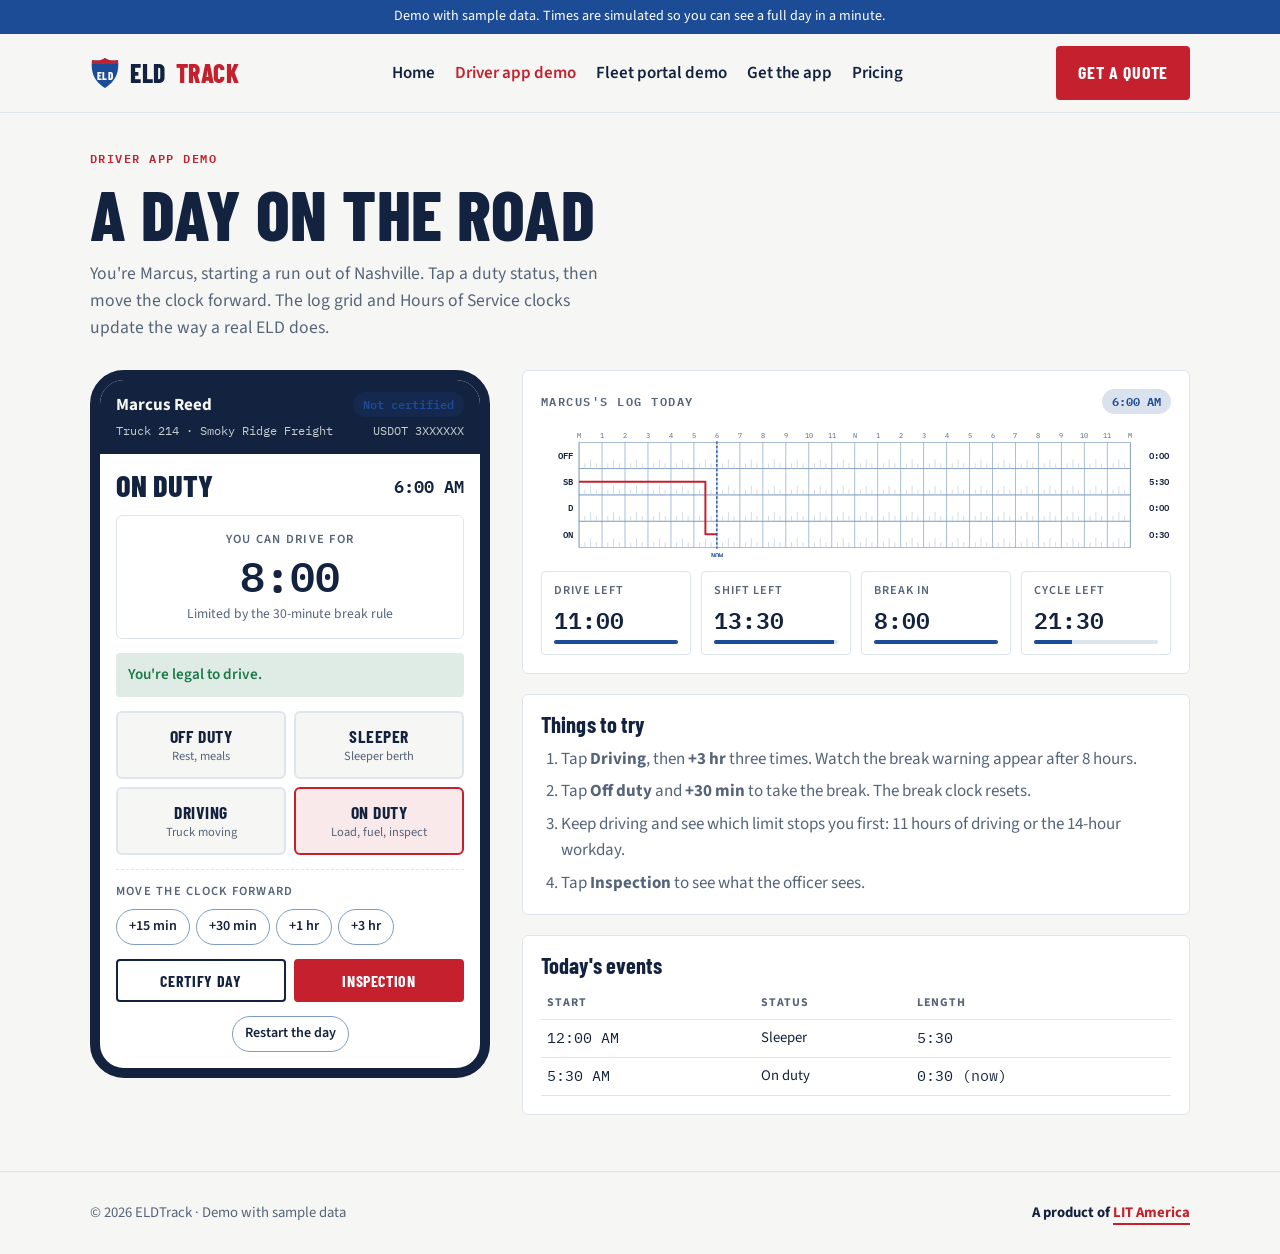
<file: driver.html>
<!doctype html>
<html lang="en">
<head>
<meta charset="utf-8">
<meta name="viewport" content="width=device-width, initial-scale=1, viewport-fit=cover">
<title>ELDTrack Driver App</title>
<link rel="preconnect" href="https://fonts.googleapis.com">
<link rel="preconnect" href="https://fonts.gstatic.com" crossorigin>
<link rel="stylesheet" href="https://fonts.googleapis.com/css2?family=Barlow+Condensed:wght@600;700;800&family=Source+Sans+3:wght@400;600;700&family=IBM+Plex+Mono:wght@500;600&display=swap">
<link rel="stylesheet" href="styles.css">
<style>
:root{padding-top:env(safe-area-inset-top,0px);padding-bottom:env(safe-area-inset-bottom,0px)}
main{padding-block:36px 56px}
.intro{display:grid;gap:10px;margin-bottom:28px}
.layout{display:grid;grid-template-columns:400px 1fr;gap:32px;align-items:start}
@media (max-width:980px){.layout{grid-template-columns:1fr}}
.layout>*{min-width:0}

.phone{max-width:400px;width:100%;margin-inline:auto;border:10px solid var(--ink);border-radius:34px;background:var(--panel);overflow:hidden;position:relative}
.app-top{background:var(--ink);color:var(--paper);padding:12px 16px 14px;display:grid;gap:4px}
.app-top .row{display:flex;justify-content:space-between;align-items:center;gap:8px}
.app-top .who{font-weight:700}
.app-top .meta{font-family:var(--f-mono);font-size:.75rem;opacity:.8}
.app-body{padding:16px;display:grid;gap:14px}
.now{display:flex;justify-content:space-between;align-items:center;gap:10px;flex-wrap:wrap}
.now .status{font-family:var(--f-display);font-weight:800;font-size:1.9rem;text-transform:uppercase;line-height:1}
.now .time{font-family:var(--f-mono);font-size:1.05rem;font-weight:600}
.big{border:1px solid var(--line);border-radius:6px;padding:14px;display:grid;gap:4px;text-align:center}
.big .k{font-size:.78rem;text-transform:uppercase;letter-spacing:.1em;color:var(--muted);font-weight:600}
.big .v{font-family:var(--f-mono);font-size:2.6rem;font-weight:600;line-height:1.1;font-variant-numeric:tabular-nums}
.big.low .v{color:var(--warn)} .big.out .v{color:var(--bad)}
.alert{border-radius:4px;padding:10px 12px;font-weight:600;font-size:.95rem}
.alert.warn{background:color-mix(in srgb,var(--warn) 16%,transparent);color:var(--warn)}
.alert.bad{background:color-mix(in srgb,var(--bad) 14%,transparent);color:var(--bad)}
.alert.ok{background:color-mix(in srgb,var(--ok) 14%,transparent);color:var(--ok)}
.statuses{display:grid;grid-template-columns:1fr 1fr;gap:8px}
.st{font-family:var(--f-display);font-weight:700;font-size:1.1rem;text-transform:uppercase;letter-spacing:.03em;padding:12px 8px;border-radius:6px;border:2px solid var(--line);background:var(--paper);color:var(--ink);cursor:pointer;display:grid;gap:0;text-align:center}
.st small{font-family:var(--f-body);font-weight:400;text-transform:none;letter-spacing:0;font-size:.78rem;color:var(--muted)}
.st[aria-pressed="true"]{border-color:var(--accent);background:color-mix(in srgb,var(--accent) 10%,var(--panel))}
.sim{border-top:1px dashed var(--line);padding-top:12px;display:grid;gap:8px}
.sim .k{font-size:.78rem;text-transform:uppercase;letter-spacing:.1em;color:var(--muted);font-weight:600}
.sim .btns{display:flex;flex-wrap:wrap;gap:6px}
.chip{font:inherit;font-size:.88rem;font-weight:600;padding:6px 12px;border-radius:99px;border:1px solid var(--grid-strong);background:var(--panel);color:var(--ink);cursor:pointer}
.chip:disabled{opacity:.45;cursor:not-allowed}
.app-actions{display:grid;grid-template-columns:1fr 1fr;gap:8px}
.app-actions .btn{font-size:1rem;padding:10px}

.overlay{position:absolute;inset:0;background:var(--panel);display:grid;grid-template-rows:auto 1fr;z-index:5}
.overlay .app-body{overflow:auto;align-content:start}
.ins-table{width:100%;border-collapse:collapse;font-size:.88rem}
.ins-table th,.ins-table td{text-align:left;padding:6px 4px;border-bottom:1px solid var(--line)}
.ins-table th{font-size:.72rem;text-transform:uppercase;letter-spacing:.08em;color:var(--muted)}
.ins-table td.mono{font-family:var(--f-mono)}
.kv{display:grid;grid-template-columns:auto 1fr;gap:4px 12px;font-size:.9rem}
.kv dt{color:var(--muted)} .kv dd{margin:0;font-weight:600}
.xfer{display:grid;grid-template-columns:1fr 1fr;gap:6px}

.side{display:grid;gap:20px}
.side .logcard-head{display:flex;justify-content:space-between;flex-wrap:wrap;gap:8px;align-items:baseline}
.how{background:var(--panel);border:1px solid var(--line);border-radius:6px;padding:18px;display:grid;gap:10px}
.how ol{margin:0;padding-left:20px;display:grid;gap:6px;color:var(--muted)}
.events{width:100%;border-collapse:collapse;font-size:.92rem}
.events th,.events td{text-align:left;padding:7px 6px;border-bottom:1px solid var(--line)}
.events th{font-size:.74rem;text-transform:uppercase;letter-spacing:.08em;color:var(--muted)}
.events td:first-child,.events td:nth-child(3){font-family:var(--f-mono);font-variant-numeric:tabular-nums}
.tablewrap{overflow-x:auto}
</style>
</head>
<body>
<div class="demo-banner">Demo with sample data. Times are simulated so you can see a full day in a minute.</div>
<header class="top">
  <div class="wrap nav">
    <a class="brand" href="index.html">
      <svg class="shield" viewBox="0 0 30 32" aria-hidden="true"><path d="M2 3c4 1 9 1 13-2 4 3 9 3 13 2 1 9 0 20-13 28C2 23 1 12 2 3z" fill="var(--shield)"/><path d="M2.2 3c4 1 9 1 12.8-2 3.8 3 8.8 3 12.8 2l.1 4H2.1z" fill="var(--accent)"/><text x="15" y="23" text-anchor="middle" font-family="Barlow Condensed,Arial Narrow,sans-serif" font-weight="800" font-size="11" fill="#fff">ELD</text></svg>
      ELD<b>Track</b>
    </a>
    <ul>
      <li><a href="index.html">Home</a></li>
      <li><a href="driver.html" aria-current="page">Driver app demo</a></li>
      <li><a href="portal.html">Fleet portal demo</a></li>
      <li><a href="app.html">Get the app</a></li>
      <li><a href="index.html#pricing">Pricing</a></li>
    </ul>
    <a class="btn" href="index.html#quote">Get a quote</a>
  </div>
  <div class="wrap demo-tabs">
    <a href="index.html">Home</a><a href="driver.html" aria-current="page">Driver app</a><a href="portal.html">Fleet portal</a><a href="index.html#pricing">Pricing</a>
  </div>
</header>

<main class="wrap">
  <div class="intro">
    <span class="eyebrow">Driver app demo</span>
    <h1>A day on the road</h1>
    <p class="lede">You're Marcus, starting a run out of Nashville. Tap a duty status, then move the clock forward. The log grid and Hours of Service clocks update the way a real ELD does.</p>
  </div>

  <div class="layout">
    <div class="phone" aria-label="ELDTrack driver app">
      <div class="app-top">
        <div class="row"><span class="who">Marcus Reed</span><span class="pill info" id="cert-pill">Not certified</span></div>
        <div class="row"><span class="meta">Truck 214 · Smoky Ridge Freight</span><span class="meta">USDOT 3XXXXXX</span></div>
      </div>
      <div class="app-body">
        <div class="now">
          <span class="status" id="st-label">On duty</span>
          <span class="time" id="st-time">6:00 AM</span>
        </div>
        <div class="big" id="big"><span class="k">You can drive for</span><span class="v" id="big-v">11:00</span><span class="caption" id="big-why">Limited by the 11-hour rule</span></div>
        <div class="alert ok" id="alert">You're legal to drive.</div>
        <div class="statuses" role="group" aria-label="Duty status">
          <button class="st" type="button" data-row="0">Off duty<small>Rest, meals</small></button>
          <button class="st" type="button" data-row="1">Sleeper<small>Sleeper berth</small></button>
          <button class="st" type="button" data-row="2">Driving<small>Truck moving</small></button>
          <button class="st" type="button" data-row="3">On duty<small>Load, fuel, inspect</small></button>
        </div>
        <div class="sim">
          <span class="k">Move the clock forward</span>
          <div class="btns">
            <button class="chip" type="button" data-adv="0.25">+15 min</button>
            <button class="chip" type="button" data-adv="0.5">+30 min</button>
            <button class="chip" type="button" data-adv="1">+1 hr</button>
            <button class="chip" type="button" data-adv="3">+3 hr</button>
          </div>
        </div>
        <div class="app-actions">
          <button class="btn ghost" type="button" id="certify">Certify day</button>
          <button class="btn" type="button" id="inspect">Inspection</button>
        </div>
        <button class="chip" type="button" id="reset" style="justify-self:center">Restart the day</button>
      </div>

      <div class="overlay" id="overlay" hidden>
        <div class="app-top">
          <div class="row"><span class="who">Inspection mode</span><button class="chip" type="button" id="close-ins" style="color:var(--paper);background:transparent;border-color:var(--paper)">Close</button></div>
          <span class="meta">Hand this screen to the officer</span>
        </div>
        <div class="app-body">
          <dl class="kv">
            <dt>Driver</dt><dd>Marcus Reed</dd>
            <dt>Carrier</dt><dd>Smoky Ridge Freight (sample)</dd>
            <dt>Truck</dt><dd>214</dd>
            <dt>ELD</dt><dd>ELDTrack demo</dd>
            <dt>Date</dt><dd id="ins-date"></dd>
          </dl>
          <div class="tablewrap"><table class="ins-table"><thead><tr><th>Time</th><th>Status</th><th>Length</th></tr></thead><tbody id="ins-rows"></tbody></table></div>
          <p class="caption">Today shown. A real ELD also shows the previous 7 days.</p>
          <span class="eyebrow" style="color:var(--muted)">Send to officer</span>
          <div class="xfer">
            <button class="chip" type="button" data-x="Web services">Web services</button>
            <button class="chip" type="button" data-x="Email">Email</button>
            <button class="chip" type="button" data-x="Bluetooth">Bluetooth</button>
            <button class="chip" type="button" data-x="USB">USB</button>
          </div>
          <p class="alert ok" id="xfer-msg" hidden></p>
        </div>
      </div>
    </div>

    <div class="side">
      <div class="logcard">
        <div class="logcard-head"><span class="eyebrow" style="color:var(--muted)">Marcus's log today</span><span class="pill info" id="grid-pill">6:00 AM</span></div>
        <div class="gridwrap"><svg id="logsvg" viewBox="0 0 960 196" role="img" aria-label="24-hour duty status graph"></svg></div>
        <div class="clocks" id="clocks"></div>
      </div>
      <div class="how">
        <h3>Things to try</h3>
        <ol>
          <li>Tap <b>Driving</b>, then <b>+3 hr</b> three times. Watch the break warning appear after 8 hours.</li>
          <li>Tap <b>Off duty</b> and <b>+30 min</b> to take the break. The break clock resets.</li>
          <li>Keep driving and see which limit stops you first: 11 hours of driving or the 14-hour workday.</li>
          <li>Tap <b>Inspection</b> to see what the officer sees.</li>
        </ol>
      </div>
      <div class="how">
        <h3>Today's events</h3>
        <div class="tablewrap"><table class="events"><thead><tr><th>Start</th><th>Status</th><th>Length</th></tr></thead><tbody id="ev-rows"></tbody></table></div>
      </div>
    </div>
  </div>
</main>

<footer>
  <div class="wrap foot">
    <span>© 2026 ELDTrack · Demo with sample data</span>
    <span class="lit">A product of <a href="https://www.litamerica.net" target="_blank" rel="noopener">LIT America</a></span>
  </div>
</footer>

<script src="hos.js"></script>
<script>
(function(){
  var E=window.ELDTrack, NAMES=["Off duty","Sleeper","Driving","On duty"];
  var segs,now,certified;
  function start(){segs=[{s:0,e:5.5,row:1},{s:5.5,e:null,row:3}];now=6;certified=false;}
  function clock(h){var m=Math.round(h*60)%1440,hh=Math.floor(m/60),mm=m%60,ap=hh<12?"AM":"PM",h12=hh%12||12;if(h>=24)return"11:59 PM";return h12+":"+String(mm).padStart(2,"0")+" "+ap;}
  function cur(){return segs[segs.length-1];}

  function setStatus(row){
    if(now>=24)return;
    var c=cur(); if(c.row===row)return;
    if(c.s===now){c.row=row;} else {c.e=now;segs.push({s:now,e:null,row:row});}
    // merge with previous if same row
    var n=segs.length; if(n>1&&segs[n-2].row===segs[n-1].row&&segs[n-2].e===segs[n-1].s){segs[n-2].e=null;segs.pop();}
    certified=false; render();
  }
  function advance(h){now=Math.min(24,Math.round((now+h)*100)/100);render();}

  function render(){
    var res=E.drawGrid(document.getElementById("logsvg"),segs,now,{priorCycle:48});
    E.renderClocks(document.getElementById("clocks"),res);
    var row=cur().row;
    document.getElementById("st-label").textContent=NAMES[row];
    document.getElementById("st-time").textContent=clock(now);
    document.getElementById("grid-pill").textContent=clock(now);
    document.querySelectorAll(".st").forEach(function(b){b.setAttribute("aria-pressed",String(+b.dataset.row===row));});
    document.querySelectorAll("[data-adv]").forEach(function(b){b.disabled=now>=24;});

    var lims=[["the 11-hour driving limit",res.drive],["the 14-hour workday",res.shift],["the 30-minute break rule",res.brk],["your 70-hour cycle",res.cycle]];
    lims.sort(function(a,b){return a[1]-b[1];});
    var can=Math.max(0,res.canDrive),big=document.getElementById("big");
    document.getElementById("big-v").textContent=E.fmt(can);
    document.getElementById("big-why").textContent="Limited by "+lims[0][0];
    big.className="big"+(can<=0?" out":can<=1?" low":"");

    var a=document.getElementById("alert");
    if(res.canDrive<0&&row===2){a.className="alert bad";a.textContent="Violation: you're driving past "+lims[0][0]+". Stop and go off duty.";}
    else if(can<=0&&res.brk<=0&&res.drive>0&&res.shift>0){a.className="alert warn";a.textContent="Take a 30-minute break before you drive again.";}
    else if(can<=0){a.className="alert bad";a.textContent="Out of hours. Take 10 hours off before driving again.";}
    else if(can<=1){a.className="alert warn";a.textContent="Less than 1 hour left. Plan your stop now.";}
    else {a.className="alert ok";a.textContent="You're legal to drive.";}

    var pill=document.getElementById("cert-pill");
    pill.textContent=certified?"Certified":"Not certified";pill.className="pill "+(certified?"ok":"info");

    var rows="";segs.forEach(function(g){var e=g.e==null?now:Math.min(g.e,now);if(e<=g.s&&g.e!=null)return;rows+="<tr><td>"+clock(g.s)+"</td><td>"+NAMES[g.row]+"</td><td>"+E.fmt(e-g.s)+(g.e==null?" (now)":"")+"</td></tr>";});
    document.getElementById("ev-rows").innerHTML=rows;
    document.getElementById("ins-rows").innerHTML=rows;
  }

  document.querySelectorAll(".st").forEach(function(b){b.addEventListener("click",function(){setStatus(+b.dataset.row);});});
  document.querySelectorAll("[data-adv]").forEach(function(b){b.addEventListener("click",function(){advance(+b.dataset.adv);});});
  document.getElementById("certify").addEventListener("click",function(){certified=true;render();});
  document.getElementById("reset").addEventListener("click",function(){start();render();});
  var ov=document.getElementById("overlay");
  document.getElementById("inspect").addEventListener("click",function(){
    document.getElementById("ins-date").textContent=new Date().toLocaleDateString("en-US",{month:"short",day:"numeric",year:"numeric"});
    document.getElementById("xfer-msg").hidden=true; ov.hidden=false;});
  document.getElementById("close-ins").addEventListener("click",function(){ov.hidden=true;});
  document.querySelectorAll("[data-x]").forEach(function(b){b.addEventListener("click",function(){
    var m=document.getElementById("xfer-msg");m.hidden=false;m.textContent="Demo: in a real ELD, the log file would now go to the officer by "+b.dataset.x+".";});});

  start();render();
})();
</script>
</body>
</html>
</file>
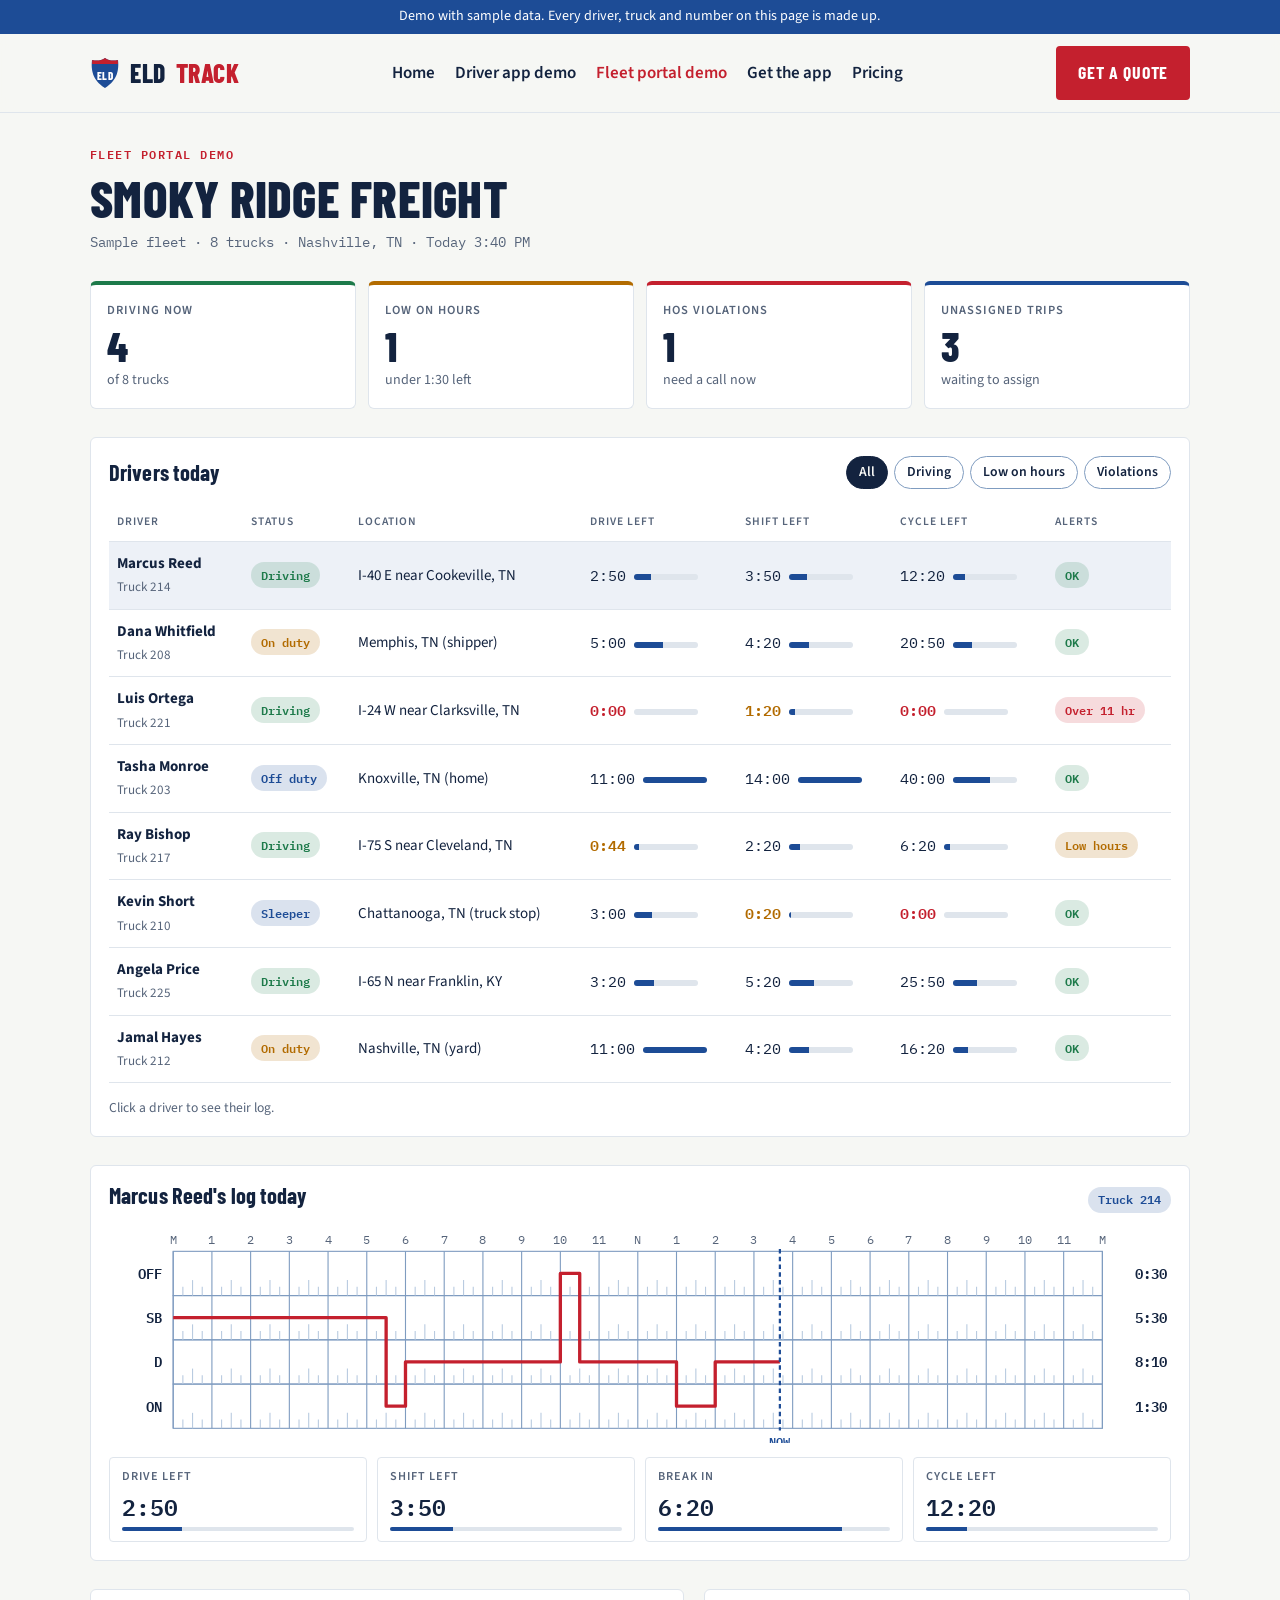
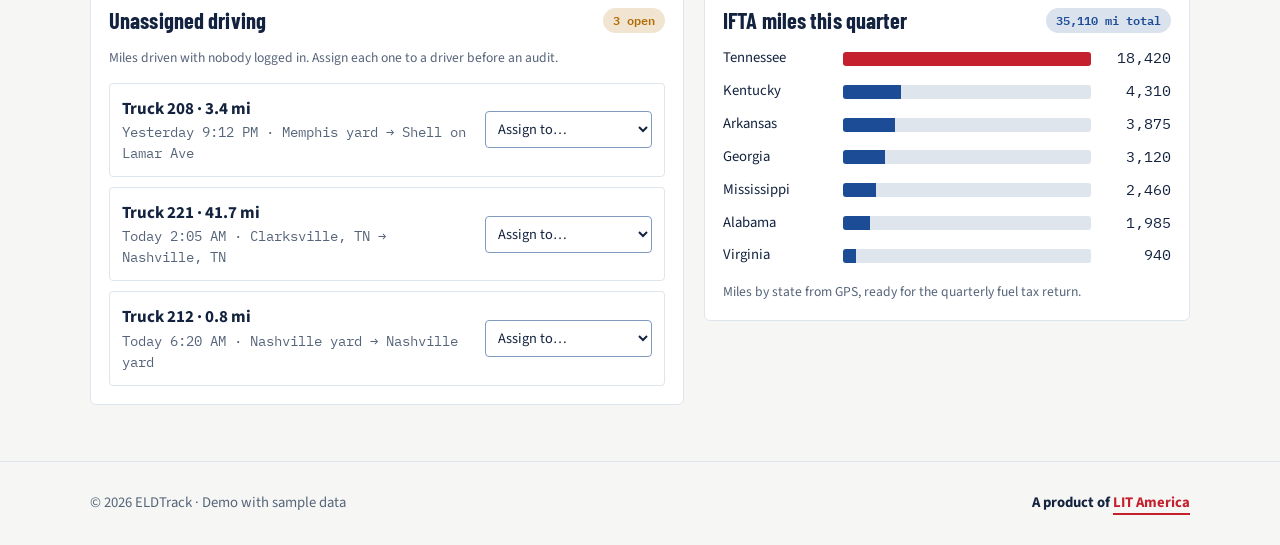
<file: portal.html>
<!doctype html>
<html lang="en">
<head>
<meta charset="utf-8">
<meta name="viewport" content="width=device-width, initial-scale=1, viewport-fit=cover">
<title>ELDTrack Fleet Portal</title>
<link rel="preconnect" href="https://fonts.googleapis.com">
<link rel="preconnect" href="https://fonts.gstatic.com" crossorigin>
<link rel="stylesheet" href="https://fonts.googleapis.com/css2?family=Barlow+Condensed:wght@600;700;800&family=Source+Sans+3:wght@400;600;700&family=IBM+Plex+Mono:wght@500;600&display=swap">
<link rel="stylesheet" href="styles.css">
<style>
:root{padding-top:env(safe-area-inset-top,0px);padding-bottom:env(safe-area-inset-bottom,0px)}
main{padding-block:32px 56px;display:grid;gap:28px}
.intro{display:flex;justify-content:space-between;align-items:end;flex-wrap:wrap;gap:16px}
.intro>div{display:grid;gap:8px;min-width:0}
.intro h1{font-size:clamp(2rem,4.6vw,3.2rem)}
.co{font-family:var(--f-mono);font-size:.85rem;color:var(--muted)}

.tiles{display:grid;grid-template-columns:repeat(4,1fr);gap:12px}
@media (max-width:820px){.tiles{grid-template-columns:repeat(2,1fr)}}
.tile{background:var(--panel);border:1px solid var(--line);border-radius:6px;padding:16px;display:grid;gap:4px;border-top:4px solid var(--shield)}
.tile.warn{border-top-color:var(--warn)} .tile.bad{border-top-color:var(--bad)} .tile.ok{border-top-color:var(--ok)}
.tile .k{font-size:.78rem;text-transform:uppercase;letter-spacing:.08em;color:var(--muted);font-weight:600}
.tile .v{font-family:var(--f-display);font-weight:800;font-size:2.6rem;line-height:1}
.tile .s{font-size:.88rem;color:var(--muted)}

.panel{background:var(--panel);border:1px solid var(--line);border-radius:6px;padding:18px;display:grid;gap:14px;min-width:0}
.panel-head{display:flex;justify-content:space-between;align-items:center;flex-wrap:wrap;gap:10px}
.filters{display:flex;gap:6px;flex-wrap:wrap}
.chip{font:inherit;font-size:.86rem;font-weight:600;padding:5px 12px;border-radius:99px;border:1px solid var(--grid-strong);background:var(--panel);color:var(--ink);cursor:pointer}
.chip[aria-pressed="true"]{background:var(--ink);color:var(--paper);border-color:var(--ink)}
.tablewrap{overflow-x:auto}
table{width:100%;border-collapse:collapse;font-size:.94rem}
th,td{text-align:left;padding:10px 8px;border-bottom:1px solid var(--line);vertical-align:middle;white-space:nowrap}
th{font-size:.72rem;text-transform:uppercase;letter-spacing:.08em;color:var(--muted);font-weight:600}
td.num{font-family:var(--f-mono);font-variant-numeric:tabular-nums}
td.num.low{color:var(--warn);font-weight:600} td.num.out{color:var(--bad);font-weight:600}
.drv b{display:block}
.drv span{font-size:.82rem;color:var(--muted)}
.mini{display:inline-block;width:64px;height:6px;border-radius:3px;background:var(--line);overflow:hidden;vertical-align:middle;margin-left:8px}
.mini i{display:block;height:100%;background:var(--shield)}
tr.sel{background:color-mix(in srgb,var(--shield) 8%,transparent)}
tbody tr{cursor:pointer}

.two{display:grid;grid-template-columns:1.1fr .9fr;gap:20px;align-items:start}
@media (max-width:900px){.two{grid-template-columns:1fr}}
.two>*{min-width:0}
.ua{display:grid;gap:10px}
.ua-item{border:1px solid var(--line);border-radius:4px;padding:12px;display:grid;grid-template-columns:1fr auto;gap:8px 12px;align-items:center}
.ua-item .m{font-family:var(--f-mono);font-size:.85rem;color:var(--muted)}
.ua-item select{font:inherit;font-size:.9rem;padding:6px 8px;border-radius:4px;border:1px solid var(--grid-strong);background:var(--panel);color:var(--ink)}
.ua-item.done{opacity:.7}
.ua-item .res{grid-column:1/-1;font-size:.88rem;color:var(--ok);font-weight:600}

.bars{display:grid;gap:10px}
.bar-row{display:grid;grid-template-columns:110px 1fr 70px;gap:10px;align-items:center;font-size:.92rem}
.bar-row .track{height:14px;background:var(--line);border-radius:3px;overflow:hidden}
.bar-row .track i{display:block;height:100%;background:var(--shield)}
.bar-row:first-child .track i{background:var(--accent)}
.bar-row .n{font-family:var(--f-mono);text-align:right;font-variant-numeric:tabular-nums}

.detail{display:grid;gap:14px}
.detail-head{display:flex;justify-content:space-between;flex-wrap:wrap;gap:8px;align-items:baseline}
</style>
</head>
<body>
<div class="demo-banner">Demo with sample data. Every driver, truck and number on this page is made up.</div>
<header class="top">
  <div class="wrap nav">
    <a class="brand" href="index.html">
      <svg class="shield" viewBox="0 0 30 32" aria-hidden="true"><path d="M2 3c4 1 9 1 13-2 4 3 9 3 13 2 1 9 0 20-13 28C2 23 1 12 2 3z" fill="var(--shield)"/><path d="M2.2 3c4 1 9 1 12.8-2 3.8 3 8.8 3 12.8 2l.1 4H2.1z" fill="var(--accent)"/><text x="15" y="23" text-anchor="middle" font-family="Barlow Condensed,Arial Narrow,sans-serif" font-weight="800" font-size="11" fill="#fff">ELD</text></svg>
      ELD<b>Track</b>
    </a>
    <ul>
      <li><a href="index.html">Home</a></li>
      <li><a href="driver.html">Driver app demo</a></li>
      <li><a href="portal.html" aria-current="page">Fleet portal demo</a></li>
      <li><a href="app.html">Get the app</a></li>
      <li><a href="index.html#pricing">Pricing</a></li>
    </ul>
    <a class="btn" href="index.html#quote">Get a quote</a>
  </div>
  <div class="wrap demo-tabs">
    <a href="index.html">Home</a><a href="driver.html">Driver app</a><a href="portal.html" aria-current="page">Fleet portal</a><a href="index.html#pricing">Pricing</a>
  </div>
</header>

<main class="wrap">
  <div class="intro">
    <div>
      <span class="eyebrow">Fleet portal demo</span>
      <h1>Smoky Ridge Freight</h1>
      <span class="co">Sample fleet · 8 trucks · Nashville, TN · Today 3:40 PM</span>
    </div>
  </div>

  <div class="tiles" id="tiles"></div>

  <div class="panel">
    <div class="panel-head">
      <h3>Drivers today</h3>
      <div class="filters" role="group" aria-label="Filter drivers">
        <button class="chip" type="button" data-f="all" aria-pressed="true">All</button>
        <button class="chip" type="button" data-f="drive">Driving</button>
        <button class="chip" type="button" data-f="low">Low on hours</button>
        <button class="chip" type="button" data-f="viol">Violations</button>
      </div>
    </div>
    <div class="tablewrap">
      <table>
        <thead><tr><th>Driver</th><th>Status</th><th>Location</th><th>Drive left</th><th>Shift left</th><th>Cycle left</th><th>Alerts</th></tr></thead>
        <tbody id="drivers"></tbody>
      </table>
    </div>
    <p class="caption">Click a driver to see their log.</p>
  </div>

  <div class="panel detail" id="detail">
    <div class="detail-head"><h3 id="d-name"></h3><span class="pill info" id="d-truck"></span></div>
    <div class="gridwrap"><svg id="logsvg" viewBox="0 0 960 196" role="img" aria-label="Selected driver's 24-hour log"></svg></div>
    <div class="clocks" id="clocks"></div>
  </div>

  <div class="two">
    <div class="panel">
      <div class="panel-head"><h3>Unassigned driving</h3><span class="pill warn" id="ua-count"></span></div>
      <p class="caption">Miles driven with nobody logged in. Assign each one to a driver before an audit.</p>
      <div class="ua" id="ua"></div>
    </div>
    <div class="panel">
      <div class="panel-head"><h3>IFTA miles this quarter</h3><span class="pill info" id="ifta-total"></span></div>
      <div class="bars" id="ifta"></div>
      <p class="caption">Miles by state from GPS, ready for the quarterly fuel tax return.</p>
    </div>
  </div>
</main>

<footer>
  <div class="wrap foot">
    <span>© 2026 ELDTrack · Demo with sample data</span>
    <span class="lit">A product of <a href="https://www.litamerica.net" target="_blank" rel="noopener">LIT America</a></span>
  </div>
</footer>

<script src="hos.js"></script>
<script>
(function(){
  var E=window.ELDTrack, NOW=15.67, NAMES=["Off duty","Sleeper","Driving","On duty"], PC=["info","info","ok","warn"];
  // Each driver: day segments, prior cycle hours, location
  var D=[
    {n:"Marcus Reed",t:"Truck 214",loc:"I-40 E near Cookeville, TN",prior:48,segs:[[0,5.5,1],[5.5,6,3],[6,10,2],[10,10.5,0],[10.5,13,2],[13,14,3],[14,null,2]]},
    {n:"Dana Whitfield",t:"Truck 208",loc:"Memphis, TN (shipper)",prior:40,segs:[[0,6,0],[6,6.5,3],[6.5,11,2],[11,11.5,0],[11.5,13,2],[13,null,3]]},
    {n:"Luis Ortega",t:"Truck 221",loc:"I-24 W near Clarksville, TN",prior:58,segs:[[0,3,1],[3,3.5,3],[3.5,7.5,2],[7.5,8,0],[8,12,2],[12,12.5,3],[12.5,null,2]]},
    {n:"Tasha Monroe",t:"Truck 203",loc:"Knoxville, TN (home)",prior:30,segs:[[0,null,0]]},
    {n:"Ray Bishop",t:"Truck 217",loc:"I-75 S near Cleveland, TN",prior:52,segs:[[0,4,1],[4,4.5,3],[4.5,12.6,2],[12.6,13.5,3],[13.5,null,2]]},
    {n:"Kevin Short",t:"Truck 210",loc:"Chattanooga, TN (truck stop)",prior:62,segs:[[0,2,1],[2,2.5,3],[2.5,6.5,2],[6.5,7,0],[7,11,2],[11,12,3],[12,null,1]]},
    {n:"Angela Price",t:"Truck 225",loc:"I-65 N near Franklin, KY",prior:36,segs:[[0,7,0],[7,7.5,3],[7.5,11,2],[11,11.5,0],[11.5,null,2]]},
    {n:"Jamal Hayes",t:"Truck 212",loc:"Nashville, TN (yard)",prior:44,segs:[[0,6,0],[6,null,3]]}
  ];
  D.forEach(function(d){
    d.segs=d.segs.map(function(s){return{s:s[0],e:s[1],row:s[2]};});
    d.res=E.calc(d.segs,NOW,d.prior);
    d.row=d.segs[d.segs.length-1].row;
    d.viol=d.res.canDrive<0&&d.row===2;
    d.low=!d.viol&&d.res.canDrive<=1.5&&d.res.cycle>0;
  });

  function cls(v){return v<=0?" out":v<=1.5?" low":"";}
  function cell(v,max){var p=Math.max(0,Math.min(100,v/max*100));return '<td class="num'+cls(v)+'">'+E.fmt(v)+'<span class="mini"><i style="width:'+p+'%"></i></span></td>';}

  // tiles
  var driving=D.filter(function(d){return d.row===2;}).length;
  var low=D.filter(function(d){return d.low;}).length, viol=D.filter(function(d){return d.viol;}).length;
  var UA=[{id:1,truck:"Truck 208",when:"Yesterday 9:12 PM",mi:3.4,from:"Memphis yard",to:"Shell on Lamar Ave"},
          {id:2,truck:"Truck 221",when:"Today 2:05 AM",mi:41.7,from:"Clarksville, TN",to:"Nashville, TN"},
          {id:3,truck:"Truck 212",when:"Today 6:20 AM",mi:0.8,from:"Nashville yard",to:"Nashville yard"}];
  function tiles(){
    var open=UA.filter(function(u){return!u.done;}).length;
    document.getElementById("tiles").innerHTML=
      '<div class="tile ok"><span class="k">Driving now</span><span class="v">'+driving+'</span><span class="s">of '+D.length+' trucks</span></div>'+
      '<div class="tile warn"><span class="k">Low on hours</span><span class="v">'+low+'</span><span class="s">under 1:30 left</span></div>'+
      '<div class="tile bad"><span class="k">HOS violations</span><span class="v">'+viol+'</span><span class="s">need a call now</span></div>'+
      '<div class="tile"><span class="k">Unassigned trips</span><span class="v">'+open+'</span><span class="s">waiting to assign</span></div>';
    var c=document.getElementById("ua-count");c.textContent=open+" open";c.className="pill "+(open?"warn":"ok");
  }

  // drivers table
  var filter="all",sel=0;
  function rows(){
    var h="";
    D.forEach(function(d,i){
      if(filter==="drive"&&d.row!==2)return;
      if(filter==="low"&&!d.low)return;
      if(filter==="viol"&&!d.viol)return;
      var alert=d.viol?'<span class="pill bad">Over '+(d.res.brk<0?"break":d.res.drive<0?"11 hr":d.res.shift<0?"14 hr":"cycle")+'</span>':d.low?'<span class="pill warn">Low hours</span>':'<span class="pill ok">OK</span>';
      h+='<tr data-i="'+i+'" class="'+(i===sel?"sel":"")+'" tabindex="0"><td class="drv"><b>'+d.n+'</b><span>'+d.t+'</span></td><td><span class="pill '+PC[d.row]+'">'+NAMES[d.row]+'</span></td><td>'+d.loc+'</td>'+
        cell(d.res.drive,11)+cell(d.res.shift,14)+cell(d.res.cycle,70)+'<td>'+alert+'</td></tr>';
    });
    if(!h)h='<tr><td colspan="7" class="caption">No drivers match this filter.</td></tr>';
    var tb=document.getElementById("drivers");tb.innerHTML=h;
    tb.querySelectorAll("tr[data-i]").forEach(function(tr){
      function pick(){sel=+tr.dataset.i;rows();detail();}
      tr.addEventListener("click",pick);
      tr.addEventListener("keydown",function(e){if(e.key==="Enter"||e.key===" "){e.preventDefault();pick();}});
    });
  }
  function detail(){
    var d=D[sel];
    document.getElementById("d-name").textContent=d.n+"'s log today";
    document.getElementById("d-truck").textContent=d.t;
    var r=E.drawGrid(document.getElementById("logsvg"),d.segs,NOW,{priorCycle:d.prior});
    E.renderClocks(document.getElementById("clocks"),r);
  }
  document.querySelectorAll("[data-f]").forEach(function(b){b.addEventListener("click",function(){
    filter=b.dataset.f;document.querySelectorAll("[data-f]").forEach(function(x){x.setAttribute("aria-pressed",String(x===b));});rows();});});

  // unassigned
  function ua(){
    var opts='<option value="">Assign to…</option>'+D.map(function(d){return'<option>'+d.n+'</option>';}).join("")+'<option value="__yard">Yard move (no driver)</option>';
    document.getElementById("ua").innerHTML=UA.map(function(u){
      return '<div class="ua-item'+(u.done?" done":"")+'"><div><b>'+u.truck+' · '+u.mi.toFixed(1)+' mi</b><div class="m">'+u.when+' · '+u.from+' → '+u.to+'</div></div>'+
        (u.done?'':'<select id="ua-'+u.id+'" data-id="'+u.id+'" aria-label="Assign trip for '+u.truck+'">'+opts+'</select>')+
        (u.done?'<span class="res">'+u.done+'</span>':'')+'</div>';}).join("");
    document.querySelectorAll("#ua select").forEach(function(s){s.addEventListener("change",function(){
      if(!s.value)return;var u=UA.filter(function(x){return x.id===+s.dataset.id;})[0];
      u.done=s.value==="__yard"?"Marked as a yard move":"Sent to "+s.value+" to accept";ua();tiles();});});
  }

  // IFTA
  var IF=[["Tennessee",18420],["Kentucky",4310],["Arkansas",3875],["Georgia",3120],["Mississippi",2460],["Alabama",1985],["Virginia",940]];
  var max=IF[0][1],tot=IF.reduce(function(a,b){return a+b[1];},0);
  document.getElementById("ifta").innerHTML=IF.map(function(s){return'<div class="bar-row"><span>'+s[0]+'</span><span class="track"><i style="width:'+(s[1]/max*100)+'%"></i></span><span class="n">'+s[1].toLocaleString("en-US")+'</span></div>';}).join("");
  document.getElementById("ifta-total").textContent=tot.toLocaleString("en-US")+" mi total";

  tiles();rows();detail();ua();
})();
</script>
</body>
</html>
</file>
<file: styles.css>
/* ELDTrack shared styles. Layout: paper-logbook grid, interstate-shield navy/red, highway-gothic display type */
:root{
  --paper:#f6f7f4; --panel:#ffffff; --ink:#13233f; --muted:#56647a;
  --grid:#b9cbe0; --grid-strong:#7f9cc0; --shield:#1d4c96; --accent:#c4202e;
  --line:#dfe5ec; --ok:#1d7a4a; --warn:#b26b00; --bad:#c4202e; --on-accent:#ffffff;
  --f-display:"Barlow Condensed","Arial Narrow",Arial,sans-serif;
  --f-body:"Source Sans 3","Segoe UI",Helvetica,Arial,sans-serif;
  --f-mono:"IBM Plex Mono",ui-monospace,Menlo,Consolas,monospace;
  color-scheme:light;
}
@media (prefers-color-scheme: dark){:root:not([data-theme="light"]){
  --paper:#0c1524; --panel:#13203a; --ink:#e7edf6; --muted:#9fb0c8;
  --grid:#2a4266; --grid-strong:#4b6d9c; --shield:#7aa6ff; --accent:#ff5b66;
  --line:#22324f; --ok:#4cc98a; --warn:#f0a63a; --bad:#ff5b66; color-scheme:dark}}
:root[data-theme="dark"]{
  --paper:#0c1524; --panel:#13203a; --ink:#e7edf6; --muted:#9fb0c8;
  --grid:#2a4266; --grid-strong:#4b6d9c; --shield:#7aa6ff; --accent:#ff5b66;
  --line:#22324f; --ok:#4cc98a; --warn:#f0a63a; --bad:#ff5b66; color-scheme:dark}

*{box-sizing:border-box}
html{-webkit-text-size-adjust:100%}
body{margin:0;background:var(--paper);color:var(--ink);font-family:var(--f-body);font-size:17px;line-height:1.55}
img{max-width:100%}
[hidden]{display:none!important}
.wrap{max-width:1140px;margin:0 auto;padding-inline:20px}
h1,h2,h3{font-family:var(--f-display);line-height:1.02;text-wrap:balance;margin:0;letter-spacing:.005em}
h1{font-size:clamp(2.5rem,6.2vw,4.4rem);font-weight:800;text-transform:uppercase}
h2{font-size:clamp(1.9rem,4.2vw,2.9rem);font-weight:700;text-transform:uppercase}
h3{font-size:1.4rem;font-weight:700}
p{margin:0}
a{color:var(--shield)}
.eyebrow{font-family:var(--f-mono);font-size:.78rem;letter-spacing:.12em;text-transform:uppercase;color:var(--accent);font-weight:600}
.lede{color:var(--muted);font-size:1.1rem;max-width:58ch}
.caption{font-size:.85rem;color:var(--muted)}
.mono{font-family:var(--f-mono);font-variant-numeric:tabular-nums}

/* header */
header.top{position:sticky;top:env(safe-area-inset-top,0px);z-index:20;background:color-mix(in srgb,var(--paper) 92%,transparent);backdrop-filter:blur(8px);border-bottom:1px solid var(--line)}
.nav{display:flex;align-items:center;justify-content:space-between;gap:16px;padding-block:12px}
.brand{display:flex;align-items:center;gap:10px;text-decoration:none;color:var(--ink);font-family:var(--f-display);font-weight:800;font-size:1.6rem;text-transform:uppercase;letter-spacing:.02em}
.brand b{color:var(--accent);font-weight:800}
.shield{width:30px;height:32px;flex:none}
.nav ul{display:flex;gap:20px;list-style:none;margin:0;padding:0}
.nav ul a{color:var(--ink);text-decoration:none;font-weight:600}
.nav ul a:hover,.nav ul a[aria-current="page"]{color:var(--accent)}
@media (max-width:880px){.nav ul{display:none}}
.demo-tabs{display:flex;gap:8px;flex-wrap:wrap;padding-block:0 10px}
@media (min-width:881px){.demo-tabs{display:none}}
.demo-tabs a{font-size:.85rem;font-weight:600;text-decoration:none;color:var(--ink);border:1px solid var(--line);border-radius:99px;padding:4px 12px;background:var(--panel)}
.demo-tabs a[aria-current="page"]{border-color:var(--accent);color:var(--accent)}

.btn{display:inline-flex;align-items:center;justify-content:center;gap:8px;font-family:var(--f-display);font-weight:700;font-size:1.12rem;text-transform:uppercase;letter-spacing:.04em;padding:11px 20px;border-radius:4px;text-decoration:none;border:2px solid var(--accent);background:var(--accent);color:var(--on-accent);cursor:pointer}
.btn.ghost{background:transparent;color:var(--ink);border-color:var(--ink)}
.btn.small{font-size:.95rem;padding:6px 12px}
.btn:hover{filter:brightness(1.08)}
a:focus-visible,button:focus-visible,input:focus-visible,select:focus-visible,summary:focus-visible{outline:3px solid var(--shield);outline-offset:2px}

.demo-banner{background:var(--shield);color:#fff;font-size:.88rem;text-align:center;padding:6px 16px}
.demo-banner a{color:#fff;font-weight:700}

/* log grid card (shared by home + driver) */
.logcard{background:var(--panel);border:1px solid var(--line);border-radius:6px;padding:18px;display:grid;gap:14px;min-width:0}
.gridwrap{overflow-x:auto}
.gridwrap svg{display:block;width:100%;min-width:620px;height:auto}
.clocks{display:grid;grid-template-columns:repeat(4,1fr);gap:10px}
@media (max-width:560px){.clocks{grid-template-columns:repeat(2,1fr)}}
.clock{border:1px solid var(--line);border-radius:4px;padding:10px 12px;display:grid;gap:2px;background:var(--panel)}
.clock .k{font-size:.76rem;text-transform:uppercase;letter-spacing:.08em;color:var(--muted);font-weight:600}
.clock .v{font-family:var(--f-mono);font-size:1.45rem;font-weight:600;font-variant-numeric:tabular-nums}
.clock .bar{height:4px;border-radius:2px;background:var(--line);overflow:hidden}
.clock .bar i{display:block;height:100%;background:var(--shield)}
.clock.low .v{color:var(--warn)} .clock.low .bar i{background:var(--warn)}
.clock.out .v{color:var(--bad)} .clock.out .bar i{background:var(--bad)}

.pill{font-family:var(--f-mono);font-size:.78rem;font-weight:600;padding:3px 10px;border-radius:99px;white-space:nowrap}
.pill.ok{background:color-mix(in srgb,var(--ok) 16%,transparent);color:var(--ok)}
.pill.warn{background:color-mix(in srgb,var(--warn) 18%,transparent);color:var(--warn)}
.pill.bad{background:color-mix(in srgb,var(--bad) 16%,transparent);color:var(--bad)}
.pill.info{background:color-mix(in srgb,var(--shield) 16%,transparent);color:var(--shield)}

footer{padding-block:30px;border-top:1px solid var(--line);font-size:.92rem;color:var(--muted)}
.foot{display:flex;flex-wrap:wrap;justify-content:space-between;gap:12px 24px}
.lit{font-weight:700;color:var(--ink)}
.lit a{color:var(--accent);text-decoration:none;border-bottom:2px solid var(--accent)}

@media (prefers-reduced-motion:no-preference){
  .trace-anim{stroke-dasharray:3000;stroke-dashoffset:3000;animation:draw 2.4s ease-out .3s forwards}
  @keyframes draw{to{stroke-dashoffset:0}}
}
</file>
